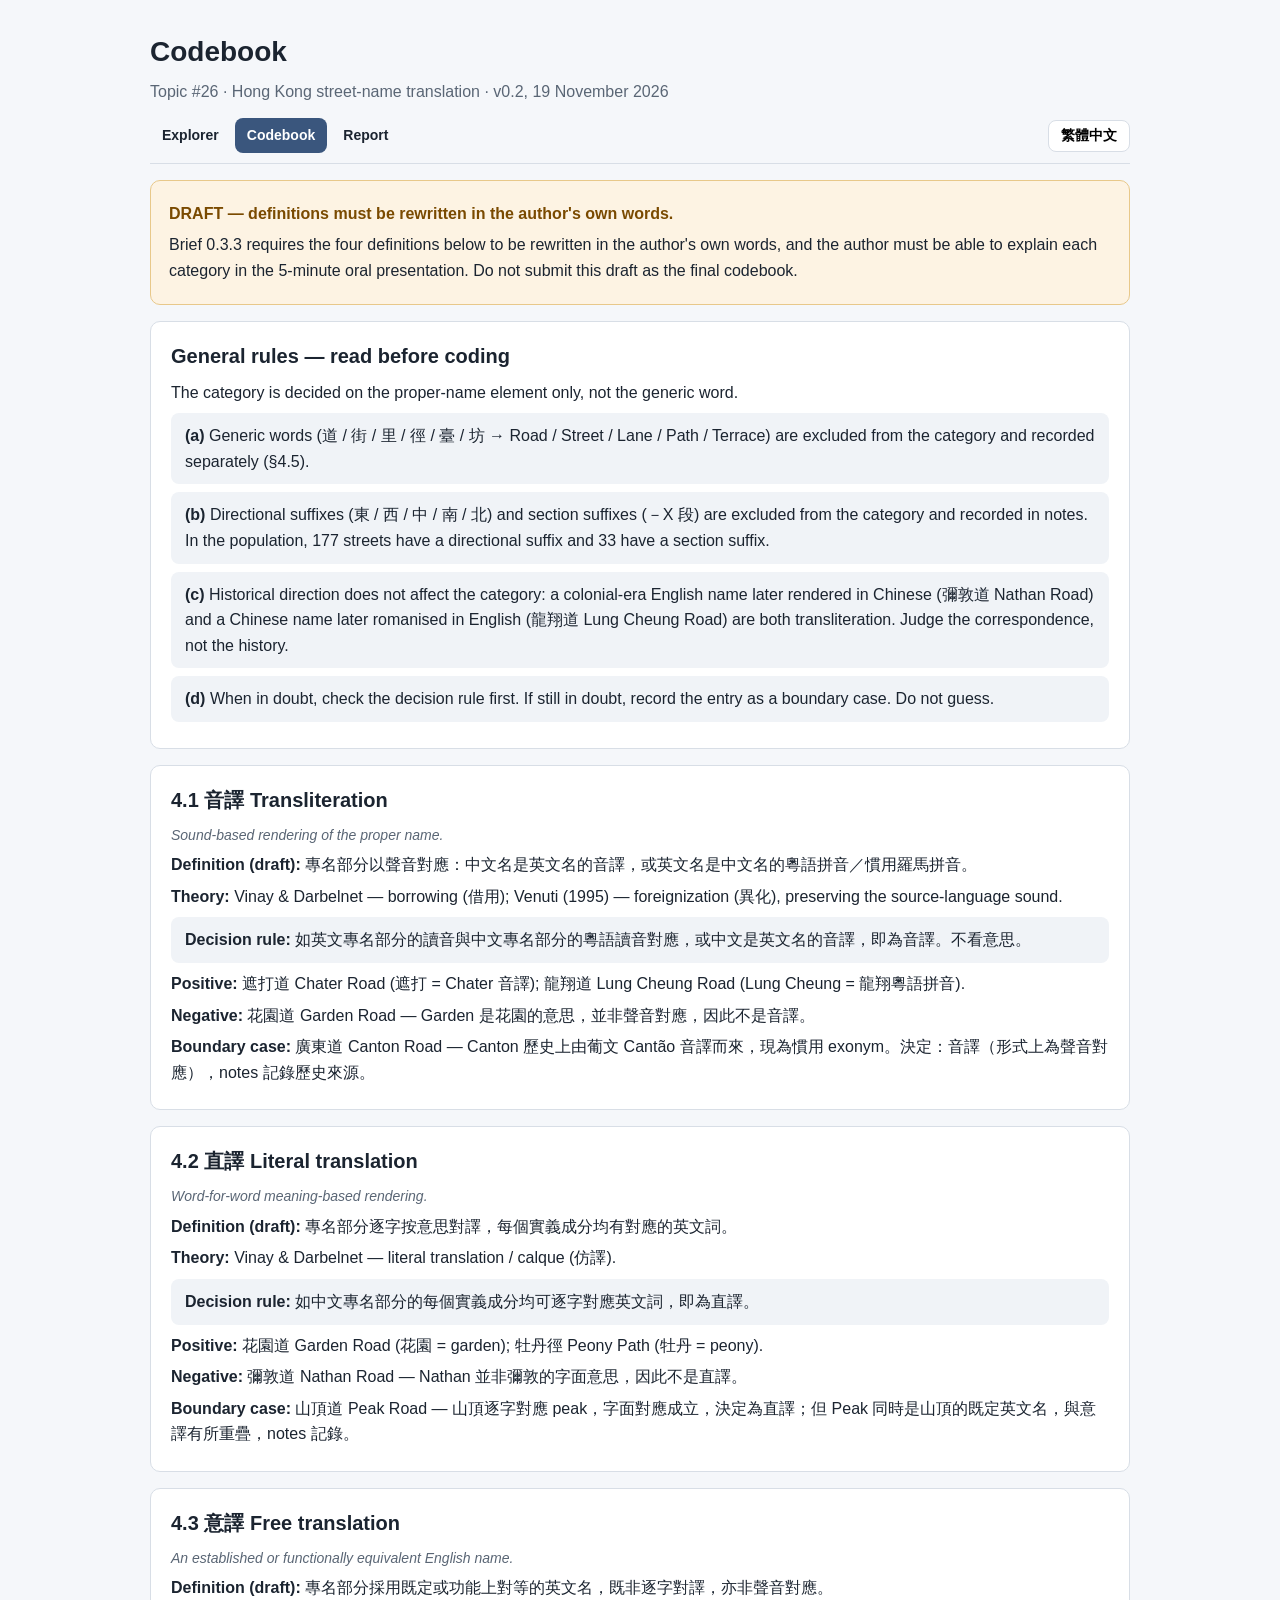
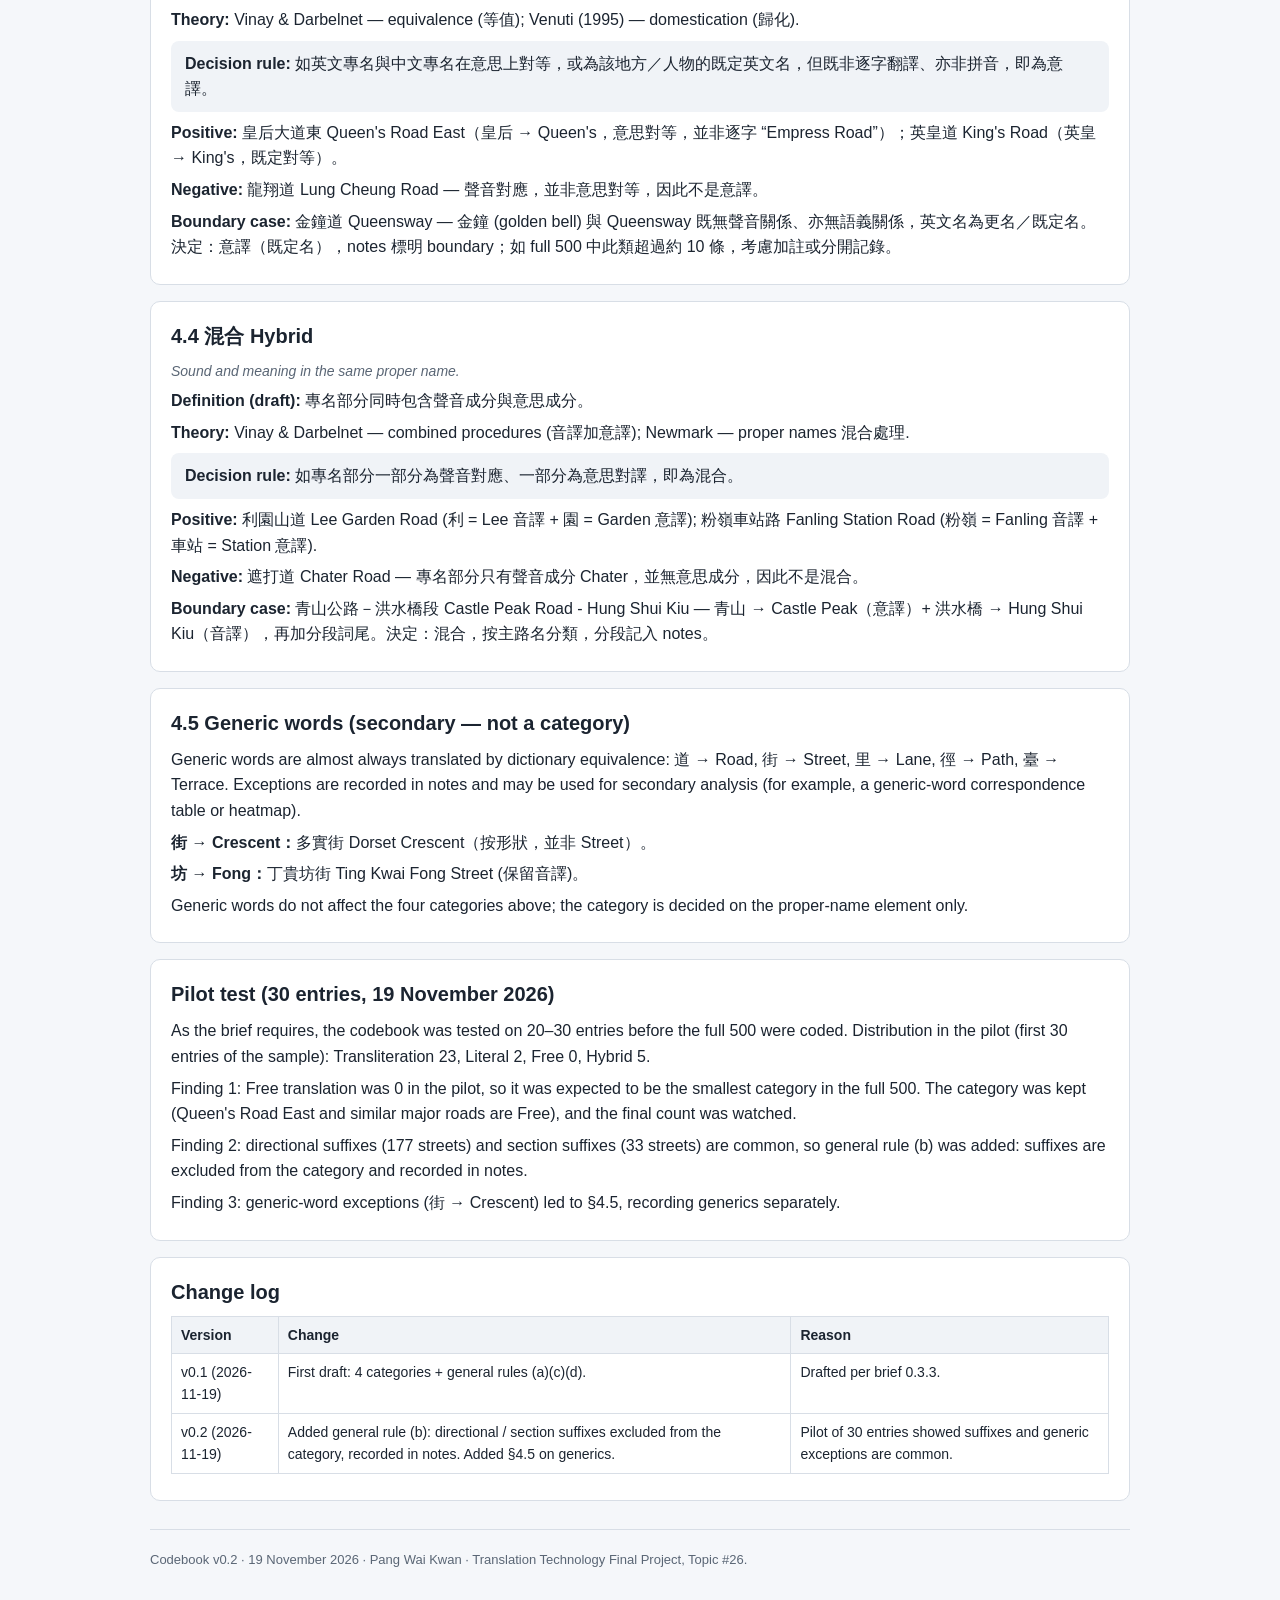
<file: codebook.html>
<!DOCTYPE html>
<html lang="en">
<head>
<meta charset="utf-8">
<meta name="viewport" content="width=device-width, initial-scale=1">
<title>Codebook — Hong Kong Street-Name Translation</title>
<link rel="stylesheet" href="style.css">
<script src="app.js" defer></script>
</head>
<body>
<div class="wrap">
<header class="site">
  <h1 data-en="Codebook" data-zh="Codebook">Codebook</h1>
  <p class="subtitle" data-en="Topic #26 · Hong Kong street-name translation · v0.2, 19 November 2026" data-zh="題目 #26 · 香港街名翻譯 · v0.2，2026 年 11 月 19 日">Topic #26 · Hong Kong street-name translation · v0.2, 19 November 2026</p>
  <nav class="top">
    <a href="index.html" data-en="Explorer" data-zh="語料瀏覽">Explorer</a>
    <a href="codebook.html" class="active" data-en="Codebook" data-zh="Codebook">Codebook</a>
    <a href="report.html" data-en="Report" data-zh="報告">Report</a>
    <button class="lang-btn" id="langBtn" type="button">繁體中文</button>
  </nav>
</header>

<div class="banner">
  <p><strong data-en="DRAFT — definitions must be rewritten in the author's own words." data-zh="草稿 — 定義要用作者自己文字重寫。">DRAFT — definitions must be rewritten in the author's own words.</strong></p>
  <p data-en="Brief 0.3.3 requires the four definitions below to be rewritten in the author's own words, and the author must be able to explain each category in the 5-minute oral presentation. Do not submit this draft as the final codebook." data-zh="Brief 0.3.3 要求以下四個定義須以作者自己的文字重寫，而且作者須在 5 分鐘 oral 中能夠解釋每個分類。不可直接提交本草稿作為 final codebook。">Brief 0.3.3 requires the four definitions below to be rewritten in the author's own words, and the author must be able to explain each category in the 5-minute oral presentation. Do not submit this draft as the final codebook.</p>
</div>

<main>
  <div class="card">
    <h2 data-en="General rules — read before coding" data-zh="編碼通則 — 分類前請先閱讀">General rules — read before coding</h2>
    <p data-en="The category is decided on the proper-name element only, not the generic word." data-zh="分類只看專名部分，不計 generic 詞。">The category is decided on the proper-name element only, not the generic word.</p>
    <div class="rule"><b>(a)</b> <span data-en="Generic words (道 / 街 / 里 / 徑 / 臺 / 坊 → Road / Street / Lane / Path / Terrace) are excluded from the category and recorded separately (§4.5)." data-zh="Generic 詞（道／街／里／徑／臺／坊 → Road／Street／Lane／Path／Terrace）不計入分類，另行記錄（見 4.5）。">Generic words (道 / 街 / 里 / 徑 / 臺 / 坊 → Road / Street / Lane / Path / Terrace) are excluded from the category and recorded separately (§4.5).</span></div>
    <div class="rule"><b>(b)</b> <span data-en="Directional suffixes (東 / 西 / 中 / 南 / 北) and section suffixes (－X 段) are excluded from the category and recorded in notes. In the population, 177 streets have a directional suffix and 33 have a section suffix." data-zh="方向詞尾（東／西／中／南／北）及分段詞尾（－X 段）不計入分類，記入 notes。Population 中有 177 條具方向詞尾，33 條具分段詞尾。">Directional suffixes (東 / 西 / 中 / 南 / 北) and section suffixes (－X 段) are excluded from the category and recorded in notes. In the population, 177 streets have a directional suffix and 33 have a section suffix.</span></div>
    <div class="rule"><b>(c)</b> <span data-en="Historical direction does not affect the category: a colonial-era English name later rendered in Chinese (彌敦道 Nathan Road) and a Chinese name later romanised in English (龍翔道 Lung Cheung Road) are both transliteration. Judge the correspondence, not the history." data-zh="歷史方向不影響分類：殖民時期英文名在先、中文音譯（彌敦道 Nathan Road）與中文名在先、英文拼音（龍翔道 Lung Cheung Road）均為音譯，應看對應關係，而非歷史先後。">Historical direction does not affect the category: a colonial-era English name later rendered in Chinese (彌敦道 Nathan Road) and a Chinese name later romanised in English (龍翔道 Lung Cheung Road) are both transliteration. Judge the correspondence, not the history.</span></div>
    <div class="rule"><b>(d)</b> <span data-en="When in doubt, check the decision rule first. If still in doubt, record the entry as a boundary case. Do not guess." data-zh="如有疑問，先查閱 decision rule；仍有疑問則記錄為 boundary case，切勿猜測。">When in doubt, check the decision rule first. If still in doubt, record the entry as a boundary case. Do not guess.</span></div>
  </div>

  <div class="card">
    <h2>4.1 音譯 Transliteration</h2>
    <p class="muted"><i>Sound-based rendering of the proper name.</i></p>
    <p><b data-en="Definition (draft): " data-zh="定義（草稿）：">Definition (draft): </b>專名部分以聲音對應：中文名是英文名的音譯，或英文名是中文名的粵語拼音／慣用羅馬拼音。</p>
    <p><b data-en="Theory: " data-zh="理論來源：">Theory: </b>Vinay &amp; Darbelnet — borrowing (借用); Venuti (1995) — foreignization (異化), preserving the source-language sound.</p>
    <p class="rule"><b data-en="Decision rule: " data-zh="Decision rule：">Decision rule: </b>如英文專名部分的讀音與中文專名部分的粵語讀音對應，或中文是英文名的音譯，即為音譯。不看意思。</p>
    <p class="example"><b data-en="Positive: " data-zh="正例：">Positive: </b>遮打道 Chater Road (遮打 = Chater 音譯); 龍翔道 Lung Cheung Road (Lung Cheung = 龍翔粵語拼音).</p>
    <p class="example"><b data-en="Negative: " data-zh="反例：">Negative: </b>花園道 Garden Road — Garden 是花園的意思，並非聲音對應，因此不是音譯。</p>
    <p class="example"><b data-en="Boundary case: " data-zh="Boundary case：">Boundary case: </b>廣東道 Canton Road — Canton 歷史上由葡文 Cantão 音譯而來，現為慣用 exonym。決定：音譯（形式上為聲音對應），notes 記錄歷史來源。</p>
  </div>

  <div class="card">
    <h2>4.2 直譯 Literal translation</h2>
    <p class="muted"><i>Word-for-word meaning-based rendering.</i></p>
    <p><b data-en="Definition (draft): " data-zh="定義（草稿）：">Definition (draft): </b>專名部分逐字按意思對譯，每個實義成分均有對應的英文詞。</p>
    <p><b data-en="Theory: " data-zh="理論來源：">Theory: </b>Vinay &amp; Darbelnet — literal translation / calque (仿譯).</p>
    <p class="rule"><b data-en="Decision rule: " data-zh="Decision rule：">Decision rule: </b>如中文專名部分的每個實義成分均可逐字對應英文詞，即為直譯。</p>
    <p class="example"><b data-en="Positive: " data-zh="正例：">Positive: </b>花園道 Garden Road (花園 = garden); 牡丹徑 Peony Path (牡丹 = peony).</p>
    <p class="example"><b data-en="Negative: " data-zh="反例：">Negative: </b>彌敦道 Nathan Road — Nathan 並非彌敦的字面意思，因此不是直譯。</p>
    <p class="example"><b data-en="Boundary case: " data-zh="Boundary case：">Boundary case: </b>山頂道 Peak Road — 山頂逐字對應 peak，字面對應成立，決定為直譯；但 Peak 同時是山頂的既定英文名，與意譯有所重疊，notes 記錄。</p>
  </div>

  <div class="card">
    <h2>4.3 意譯 Free translation</h2>
    <p class="muted"><i>An established or functionally equivalent English name.</i></p>
    <p><b data-en="Definition (draft): " data-zh="定義（草稿）：">Definition (draft): </b>專名部分採用既定或功能上對等的英文名，既非逐字對譯，亦非聲音對應。</p>
    <p><b data-en="Theory: " data-zh="理論來源：">Theory: </b>Vinay &amp; Darbelnet — equivalence (等值); Venuti (1995) — domestication (歸化).</p>
    <p class="rule"><b data-en="Decision rule: " data-zh="Decision rule：">Decision rule: </b>如英文專名與中文專名在意思上對等，或為該地方／人物的既定英文名，但既非逐字翻譯、亦非拼音，即為意譯。</p>
    <p class="example"><b data-en="Positive: " data-zh="正例：">Positive: </b>皇后大道東 Queen's Road East（皇后 → Queen's，意思對等，並非逐字 “Empress Road”）；英皇道 King's Road（英皇 → King's，既定對等）。</p>
    <p class="example"><b data-en="Negative: " data-zh="反例：">Negative: </b>龍翔道 Lung Cheung Road — 聲音對應，並非意思對等，因此不是意譯。</p>
    <p class="example"><b data-en="Boundary case: " data-zh="Boundary case：">Boundary case: </b>金鐘道 Queensway — 金鐘 (golden bell) 與 Queensway 既無聲音關係、亦無語義關係，英文名為更名／既定名。決定：意譯（既定名），notes 標明 boundary；如 full 500 中此類超過約 10 條，考慮加註或分開記錄。</p>
  </div>

  <div class="card">
    <h2>4.4 混合 Hybrid</h2>
    <p class="muted"><i>Sound and meaning in the same proper name.</i></p>
    <p><b data-en="Definition (draft): " data-zh="定義（草稿）：">Definition (draft): </b>專名部分同時包含聲音成分與意思成分。</p>
    <p><b data-en="Theory: " data-zh="理論來源：">Theory: </b>Vinay &amp; Darbelnet — combined procedures (音譯加意譯); Newmark — proper names 混合處理.</p>
    <p class="rule"><b data-en="Decision rule: " data-zh="Decision rule：">Decision rule: </b>如專名部分一部分為聲音對應、一部分為意思對譯，即為混合。</p>
    <p class="example"><b data-en="Positive: " data-zh="正例：">Positive: </b>利園山道 Lee Garden Road (利 = Lee 音譯 + 園 = Garden 意譯); 粉嶺車站路 Fanling Station Road (粉嶺 = Fanling 音譯 + 車站 = Station 意譯).</p>
    <p class="example"><b data-en="Negative: " data-zh="反例：">Negative: </b>遮打道 Chater Road — 專名部分只有聲音成分 Chater，並無意思成分，因此不是混合。</p>
    <p class="example"><b data-en="Boundary case: " data-zh="Boundary case：">Boundary case: </b>青山公路－洪水橋段 Castle Peak Road - Hung Shui Kiu — 青山 → Castle Peak（意譯）+ 洪水橋 → Hung Shui Kiu（音譯），再加分段詞尾。決定：混合，按主路名分類，分段記入 notes。</p>
  </div>

  <div class="card">
    <h2 data-en="4.5 Generic words (secondary — not a category)" data-zh="4.5 Generic 詞處理（secondary，並非分類）">4.5 Generic words (secondary — not a category)</h2>
    <p data-en="Generic words are almost always translated by dictionary equivalence: 道 → Road, 街 → Street, 里 → Lane, 徑 → Path, 臺 → Terrace. Exceptions are recorded in notes and may be used for secondary analysis (for example, a generic-word correspondence table or heatmap)." data-zh="Generic 詞絕大多數按字典對等翻譯：道 → Road、街 → Street、里 → Lane、徑 → Path、臺 → Terrace。例外須記入 notes，可作 secondary analysis（例如 generic 對應表／heatmap）。">Generic words are almost always translated by dictionary equivalence: 道 → Road, 街 → Street, 里 → Lane, 徑 → Path, 臺 → Terrace. Exceptions are recorded in notes and may be used for secondary analysis (for example, a generic-word correspondence table or heatmap).</p>
    <p class="example"><b>街 → Crescent：</b>多實街 Dorset Crescent（按形狀，並非 Street）。</p>
    <p class="example"><b>坊 → Fong：</b>丁貴坊街 Ting Kwai Fong Street (保留音譯)。</p>
    <p data-en="Generic words do not affect the four categories above; the category is decided on the proper-name element only." data-zh="Generic 不影響上述四個分類，分類只看專名部分。">Generic words do not affect the four categories above; the category is decided on the proper-name element only.</p>
  </div>

  <div class="card">
    <h2 data-en="Pilot test (30 entries, 19 November 2026)" data-zh="Pilot Test（30 條，2026 年 11 月 19 日）">Pilot test (30 entries, 19 November 2026)</h2>
    <p data-en="As the brief requires, the codebook was tested on 20–30 entries before the full 500 were coded. Distribution in the pilot (first 30 entries of the sample): Transliteration 23, Literal 2, Free 0, Hybrid 5." data-zh="按 brief 要求，先以 20–30 條試用 codebook，再修訂。Pilot（sample 首 30 條）分佈：音譯 23、直譯 2、意譯 0、混合 5。">As the brief requires, the codebook was tested on 20–30 entries before the full 500 were coded. Distribution in the pilot (first 30 entries of the sample): Transliteration 23, Literal 2, Free 0, Hybrid 5.</p>
    <p data-en="Finding 1: Free translation was 0 in the pilot, so it was expected to be the smallest category in the full 500. The category was kept (Queen's Road East and similar major roads are Free), and the final count was watched." data-zh="發現 1：意譯在 pilot 中為 0，預計在 full 500 中為最小的類別。保留此分類（Queen's Road East 等主要道路均為意譯），但留意最終數目。">Finding 1: Free translation was 0 in the pilot, so it was expected to be the smallest category in the full 500. The category was kept (Queen's Road East and similar major roads are Free), and the final count was watched.</p>
    <p data-en="Finding 2: directional suffixes (177 streets) and section suffixes (33 streets) are common, so general rule (b) was added: suffixes are excluded from the category and recorded in notes." data-zh="發現 2：方向詞尾（177 條）與分段詞尾（33 條）十分常見 → 新增通則 (b)：詞尾不計入分類，記入 notes。">Finding 2: directional suffixes (177 streets) and section suffixes (33 streets) are common, so general rule (b) was added: suffixes are excluded from the category and recorded in notes.</p>
    <p data-en="Finding 3: generic-word exceptions (街 → Crescent) led to §4.5, recording generics separately." data-zh="發現 3：generic 例外（街 → Crescent）→ 新增 4.5 節，generic 另行記錄。">Finding 3: generic-word exceptions (街 → Crescent) led to §4.5, recording generics separately.</p>
  </div>

  <div class="card">
    <h2 data-en="Change log" data-zh="Change log">Change log</h2>
    <table class="plain">
      <thead><tr><th data-en="Version" data-zh="版本">Version</th><th data-en="Change" data-zh="改動">Change</th><th data-en="Reason" data-zh="原因">Reason</th></tr></thead>
      <tbody>
        <tr><td>v0.1 (2026-11-19)</td><td data-en="First draft: 4 categories + general rules (a)(c)(d)." data-zh="初稿：4 個分類 + 通則 (a)(c)(d)。">First draft: 4 categories + general rules (a)(c)(d).</td><td data-en="Drafted per brief 0.3.3." data-zh="按 brief 0.3.3 起草。">Drafted per brief 0.3.3.</td></tr>
        <tr><td>v0.2 (2026-11-19)</td><td data-en="Added general rule (b): directional / section suffixes excluded from the category, recorded in notes. Added §4.5 on generics." data-zh="新增通則 (b)：方向詞尾／分段詞尾不計入分類，記入 notes。新增 4.5 節，generic 另行記錄。">Added general rule (b): directional / section suffixes excluded from the category, recorded in notes. Added §4.5 on generics.</td><td data-en="Pilot of 30 entries showed suffixes and generic exceptions are common." data-zh="Pilot 30 條顯示詞尾與 generic 例外常見。">Pilot of 30 entries showed suffixes and generic exceptions are common.</td></tr>
      </tbody>
    </table>
  </div>
</main>

<footer class="site">
  <p data-en="Codebook v0.2 · 19 November 2026 · Pang Wai Kwan · Translation Technology Final Project, Topic #26." data-zh="Codebook v0.2 · 2026 年 11 月 19 日 · Pang Wai Kwan · Translation Technology Final Project，題目 #26。">Codebook v0.2 · 19 November 2026 · Pang Wai Kwan · Translation Technology Final Project, Topic #26.</p>
</footer>
</div>
</body>
</html>
</file>
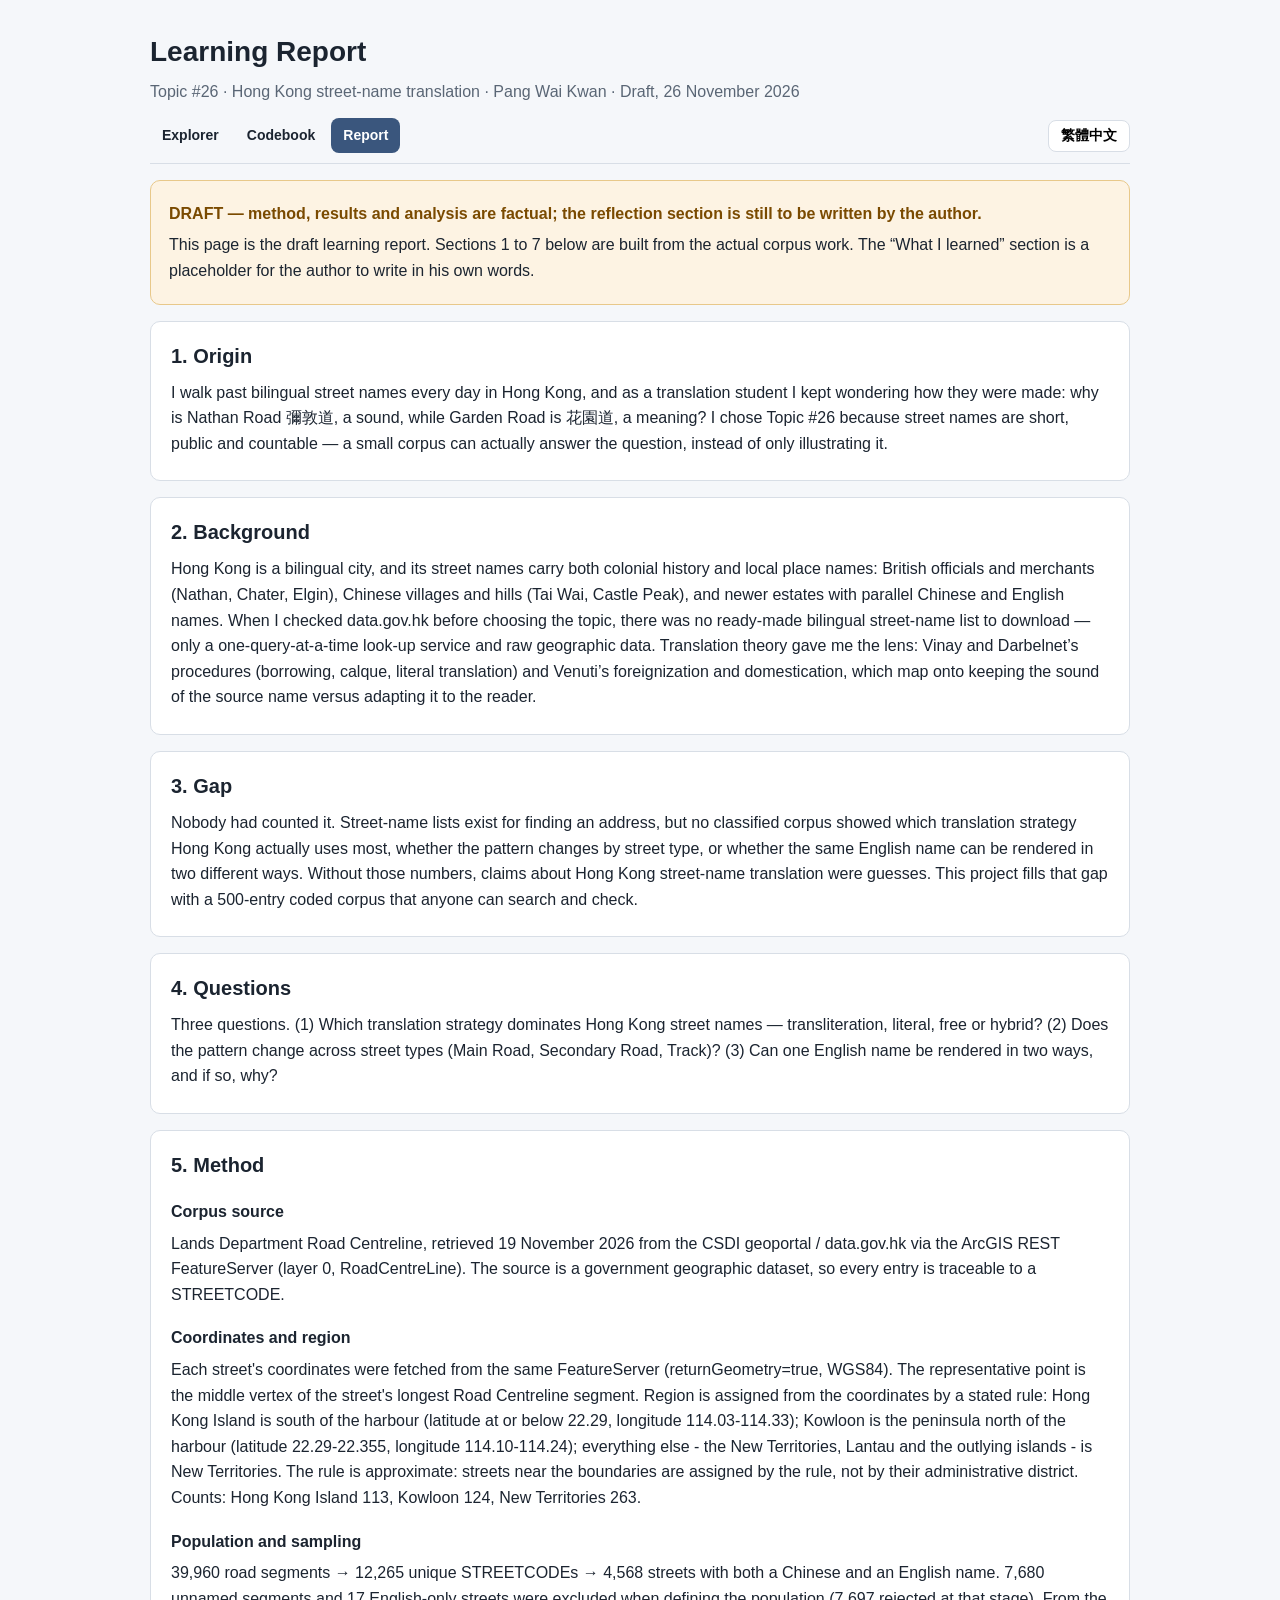
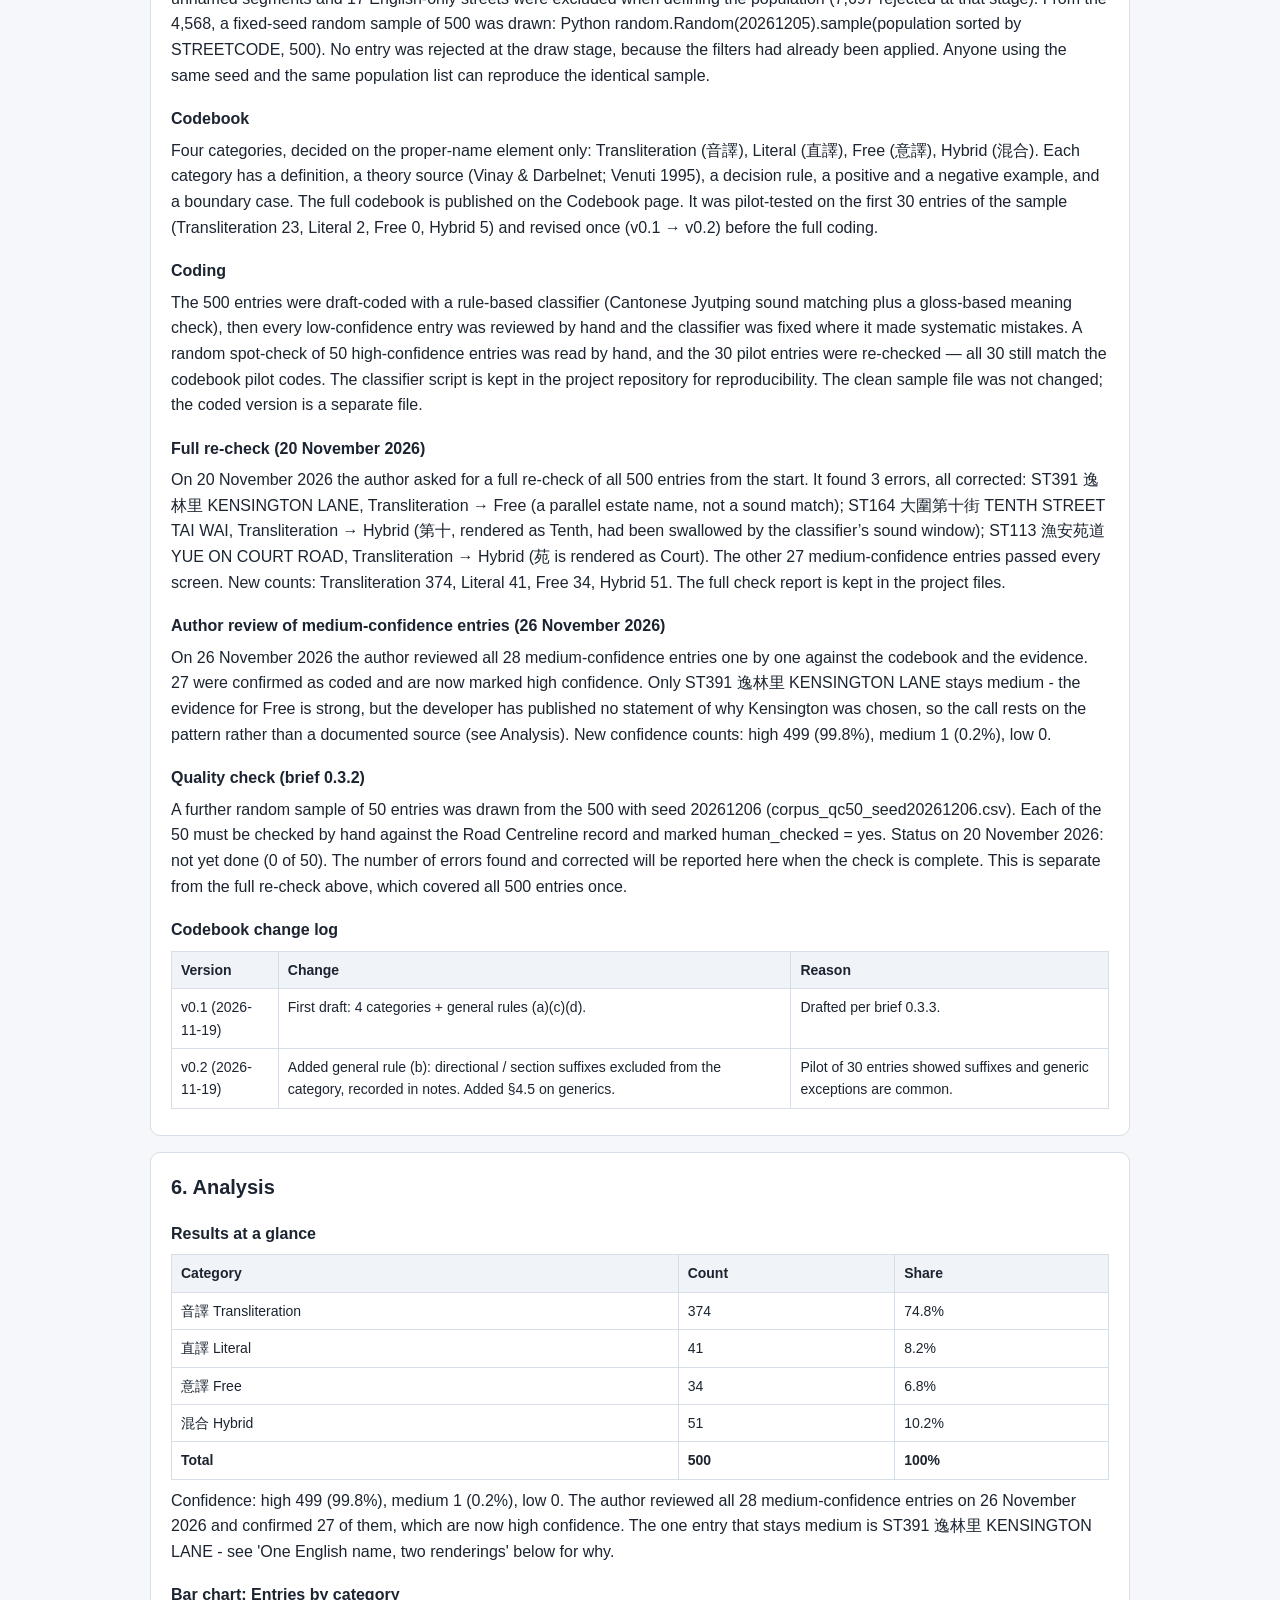
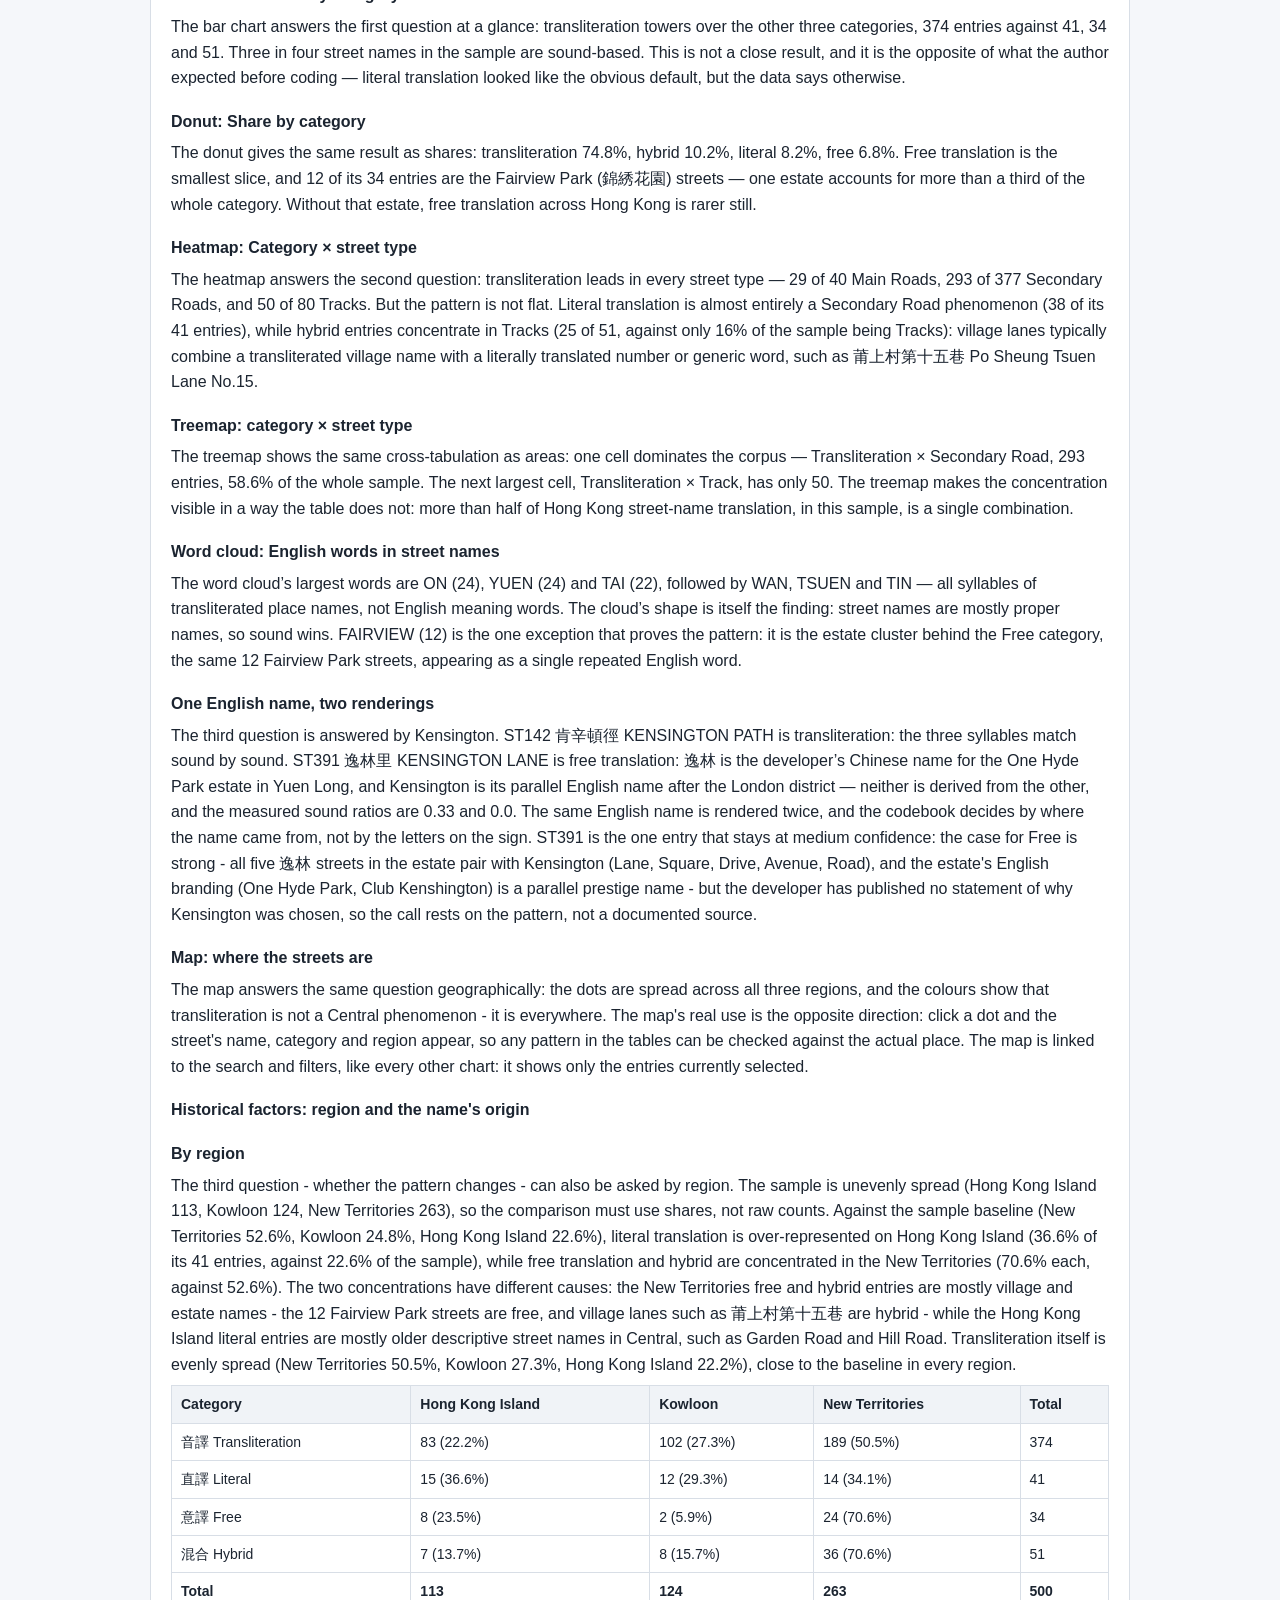
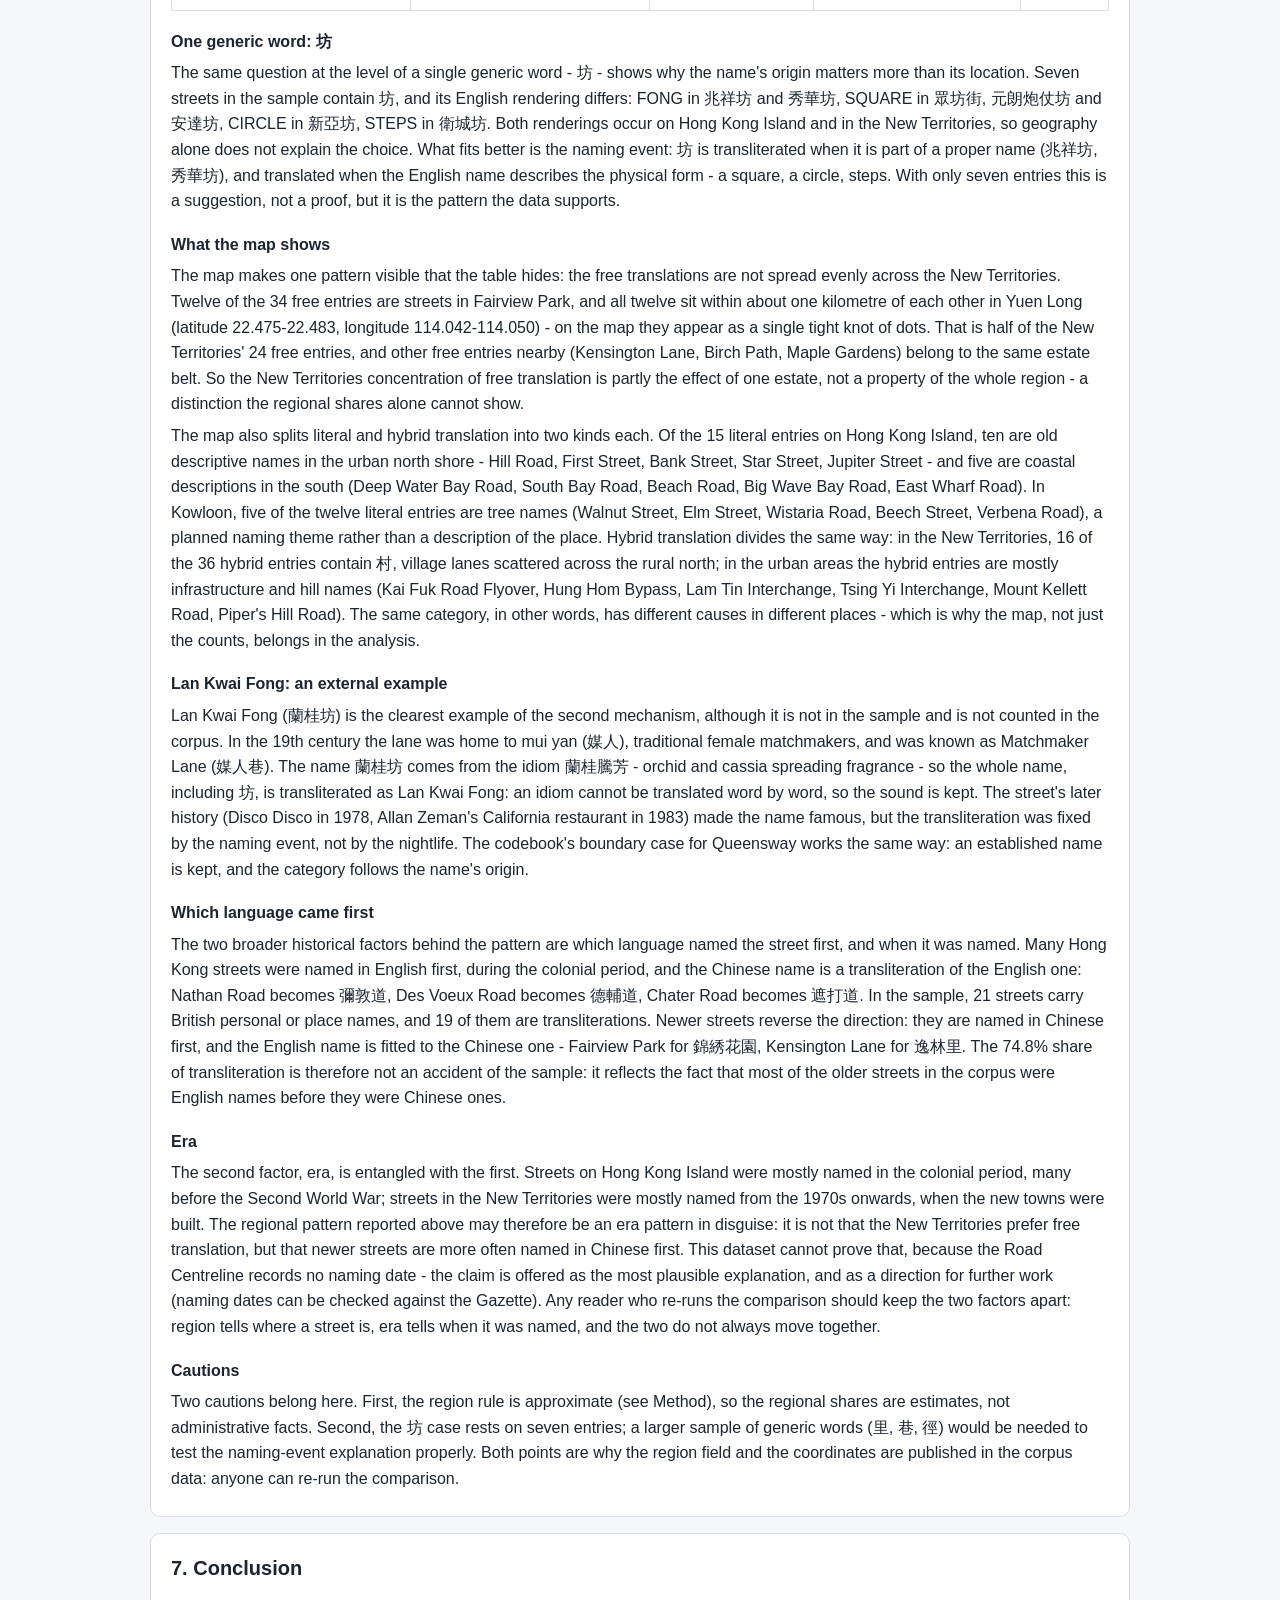
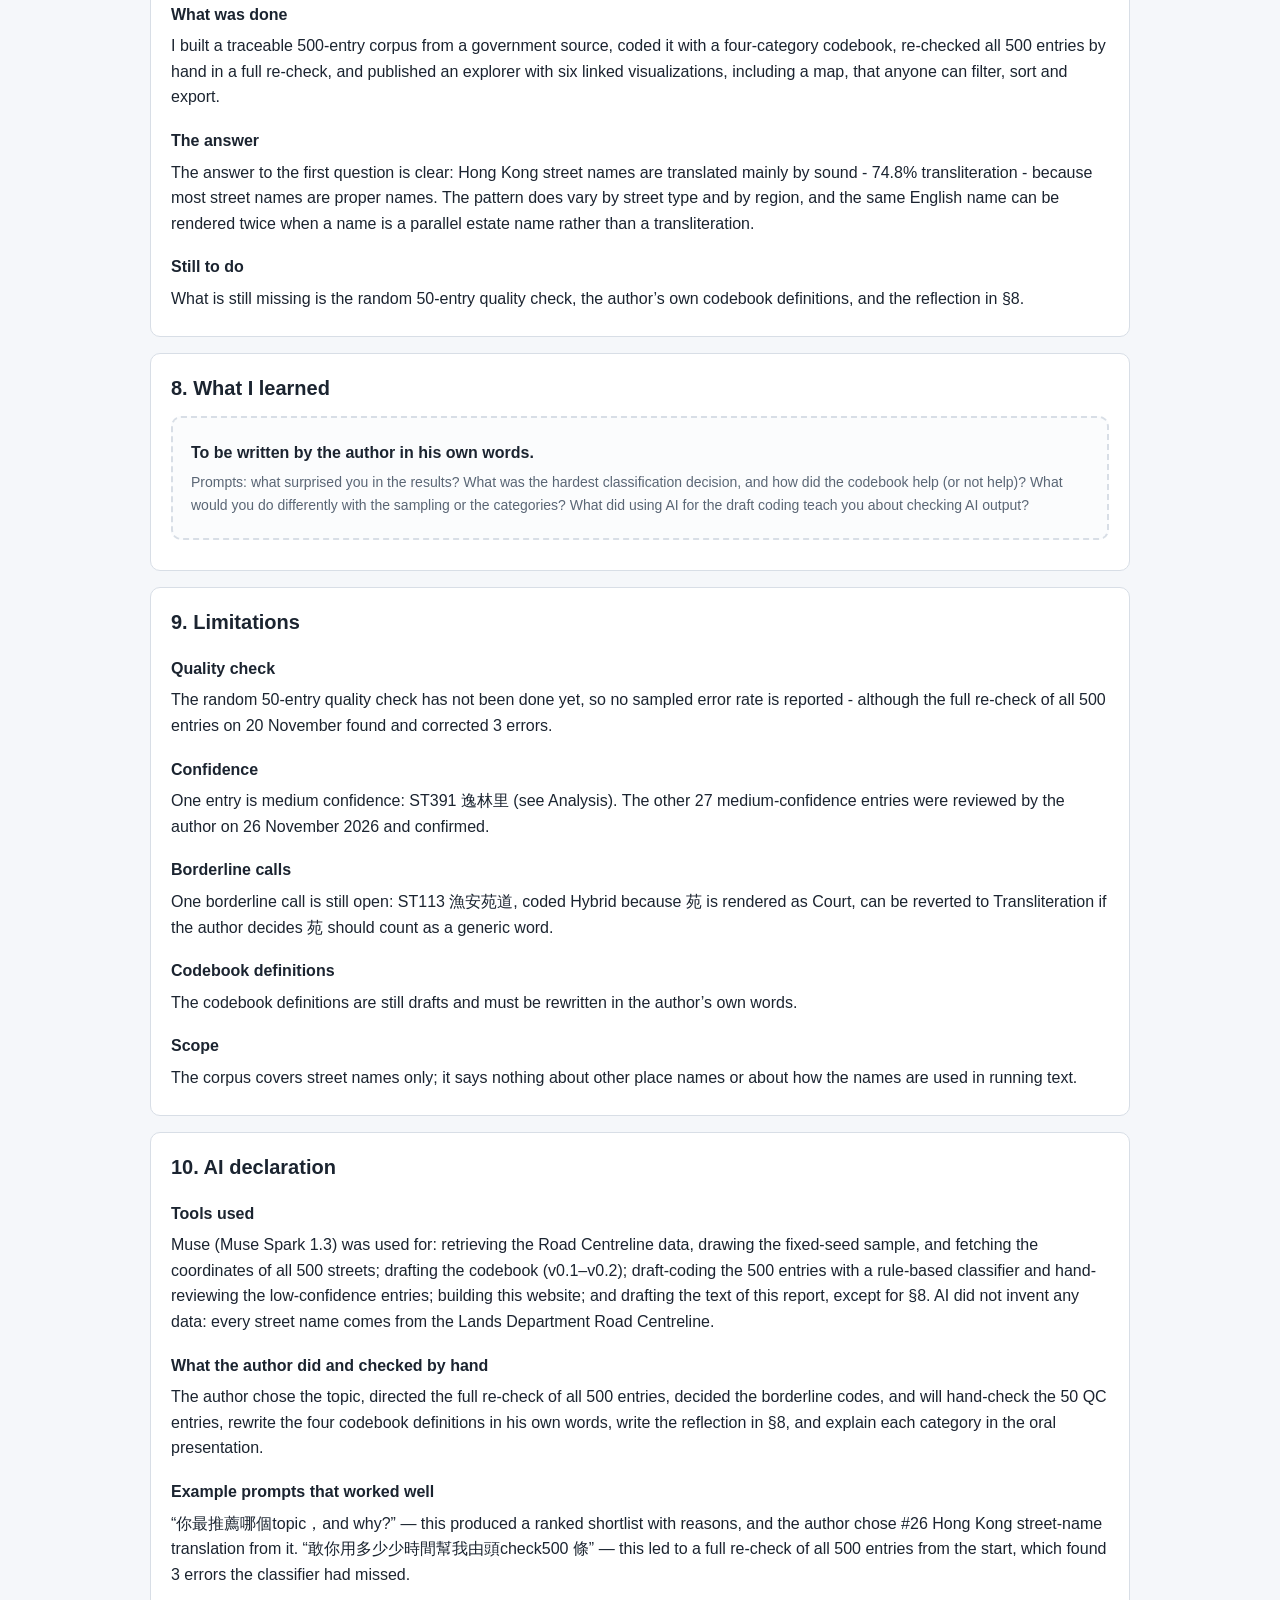
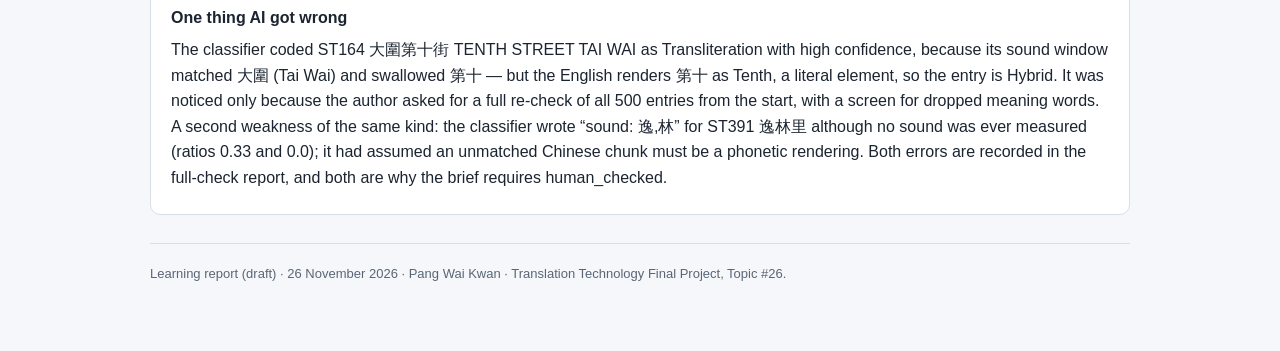
<file: report.html>
<!DOCTYPE html>
<html lang="en">
<head>
<meta charset="utf-8">
<meta name="viewport" content="width=device-width, initial-scale=1">
<title>Learning Report — Hong Kong Street-Name Translation</title>
<link rel="stylesheet" href="style.css">
<script src="app.js" defer></script>
</head>
<body>
<div class="wrap">
<header class="site">
  <h1 data-en="Learning Report" data-zh="Learning Report">Learning Report</h1>
  <p class="subtitle" data-en="Topic #26 · Hong Kong street-name translation · Pang Wai Kwan · Draft, 26 November 2026" data-zh="題目 #26 · 香港街名翻譯 · Pang Wai Kwan · 草稿，2026 年 11 月 26 日">Topic #26 · Hong Kong street-name translation · Pang Wai Kwan · Draft, 26 November 2026</p>
  <nav class="top">
    <a href="index.html" data-en="Explorer" data-zh="語料瀏覽">Explorer</a>
    <a href="codebook.html" data-en="Codebook" data-zh="Codebook">Codebook</a>
    <a href="report.html" class="active" data-en="Report" data-zh="報告">Report</a>
    <button class="lang-btn" id="langBtn" type="button">繁體中文</button>
  </nav>
</header>

<div class="banner">
  <p><strong data-en="DRAFT — method, results and analysis are factual; the reflection section is still to be written by the author." data-zh="草稿 — 方法、結果與分析屬實；反思部分尚待作者親自撰寫。">DRAFT — method, results and analysis are factual; the reflection section is still to be written by the author.</strong></p>
  <p data-en="This page is the draft learning report. Sections 1 to 7 below are built from the actual corpus work. The “What I learned” section is a placeholder for the author to write in his own words." data-zh="本頁為 learning report 草稿。以下第 1 至 7 節根據實際進行的 corpus 工作寫成。「What I learned」部分為留位，待作者以自己的文字撰寫。">This page is the draft learning report. Sections 1 to 7 below are built from the actual corpus work. The “What I learned” section is a placeholder for the author to write in his own words.</p>
</div>

<main>
  <div class="card">
    <h2 data-en="1. Origin" data-zh="1. 起源">1. Origin</h2>
    <p data-en="I walk past bilingual street names every day in Hong Kong, and as a translation student I kept wondering how they were made: why is Nathan Road 彌敦道, a sound, while Garden Road is 花園道, a meaning? I chose Topic #26 because street names are short, public and countable — a small corpus can actually answer the question, instead of only illustrating it." data-zh="我在香港每天都會經過中英對照的街名。作為翻譯系學生，我一直好奇這些街名是怎樣翻譯出來的：為什麼 Nathan Road 是彌敦道，取其音，而 Garden Road 是花園道，取其義？我選擇題目 #26，是因為街名短小、公開而且可以計數，一個小型語料庫可以真正回答問題，而不只是舉例說明。">I walk past bilingual street names every day in Hong Kong, and as a translation student I kept wondering how they were made: why is Nathan Road 彌敦道, a sound, while Garden Road is 花園道, a meaning? I chose Topic #26 because street names are short, public and countable — a small corpus can actually answer the question, instead of only illustrating it.</p>
  </div>

  <div class="card">
    <h2 data-en="2. Background" data-zh="2. 背景">2. Background</h2>
    <p data-en="Hong Kong is a bilingual city, and its street names carry both colonial history and local place names: British officials and merchants (Nathan, Chater, Elgin), Chinese villages and hills (Tai Wai, Castle Peak), and newer estates with parallel Chinese and English names. When I checked data.gov.hk before choosing the topic, there was no ready-made bilingual street-name list to download — only a one-query-at-a-time look-up service and raw geographic data. Translation theory gave me the lens: Vinay and Darbelnet’s procedures (borrowing, calque, literal translation) and Venuti’s foreignization and domestication, which map onto keeping the sound of the source name versus adapting it to the reader." data-zh="香港是雙語城市，街名同時承載殖民歷史與本地地名：英國官員與商人（Nathan、Chater、Elgin）、中國鄉村與山丘（大圍、青山），以及較新的屋苑，其中英文名稱平行。選題前我查過 data.gov.hk，並沒有現成的雙語街名表可供下載，只有逐條查詢的服務與原始地理數據。翻譯理論為我提供了分析角度：Vinay 與 Darbelnet 的翻譯程序（借用、仿譯、直譯）與 Venuti 的異化與歸化，分別對應保留來源語名稱的聲音，或是遷就目標語讀者。">Hong Kong is a bilingual city, and its street names carry both colonial history and local place names: British officials and merchants (Nathan, Chater, Elgin), Chinese villages and hills (Tai Wai, Castle Peak), and newer estates with parallel Chinese and English names. When I checked data.gov.hk before choosing the topic, there was no ready-made bilingual street-name list to download — only a one-query-at-a-time look-up service and raw geographic data. Translation theory gave me the lens: Vinay and Darbelnet’s procedures (borrowing, calque, literal translation) and Venuti’s foreignization and domestication, which map onto keeping the sound of the source name versus adapting it to the reader.</p>
  </div>

  <div class="card">
    <h2 data-en="3. Gap" data-zh="3. 缺口">3. Gap</h2>
    <p data-en="Nobody had counted it. Street-name lists exist for finding an address, but no classified corpus showed which translation strategy Hong Kong actually uses most, whether the pattern changes by street type, or whether the same English name can be rendered in two different ways. Without those numbers, claims about Hong Kong street-name translation were guesses. This project fills that gap with a 500-entry coded corpus that anyone can search and check." data-zh="此前無人統計過。街名表可以用來找地址，但沒有經過分類的語料庫能夠說明，香港實際上最常用哪種翻譯策略、模式是否隨道路類別而變，以及同一個英文名稱是否可以有兩種譯法。沒有這些數字，有關香港街名翻譯的說法只能是推測。本項目以一個 500 條、經過分類的語料庫填補這個缺口，任何人都可以搜尋與核對。">Nobody had counted it. Street-name lists exist for finding an address, but no classified corpus showed which translation strategy Hong Kong actually uses most, whether the pattern changes by street type, or whether the same English name can be rendered in two different ways. Without those numbers, claims about Hong Kong street-name translation were guesses. This project fills that gap with a 500-entry coded corpus that anyone can search and check.</p>
  </div>

  <div class="card">
    <h2 data-en="4. Questions" data-zh="4. 問題">4. Questions</h2>
    <p data-en="Three questions. (1) Which translation strategy dominates Hong Kong street names — transliteration, literal, free or hybrid? (2) Does the pattern change across street types (Main Road, Secondary Road, Track)? (3) Can one English name be rendered in two ways, and if so, why?" data-zh="三個問題。第一，香港街名以哪種翻譯策略為主——音譯、直譯、意譯還是混合？第二，模式是否隨道路類別（主要道路、次要道路、徑）而變化？第三，同一個英文名稱是否可以有兩種譯法？如果可以，原因何在？">Three questions. (1) Which translation strategy dominates Hong Kong street names — transliteration, literal, free or hybrid? (2) Does the pattern change across street types (Main Road, Secondary Road, Track)? (3) Can one English name be rendered in two ways, and if so, why?</p>
  </div>

  <div class="card">
    <h2 data-en="5. Method" data-zh="5. 方法">5. Method</h2>
    <h3 data-en="Corpus source" data-zh="語料來源">Corpus source</h3>
    <p data-en="Lands Department Road Centreline, retrieved 19 November 2026 from the CSDI geoportal / data.gov.hk via the ArcGIS REST FeatureServer (layer 0, RoadCentreLine). The source is a government geographic dataset, so every entry is traceable to a STREETCODE." data-zh="地政總署 Road Centreline，2026 年 11 月 19 日經 CSDI geoportal／data.gov.hk 的 ArcGIS REST FeatureServer（layer 0，RoadCentreline）擷取。來源為政府地理數據，每條均可追溯至一個 STREETCODE。">Lands Department Road Centreline, retrieved 19 November 2026 from the CSDI geoportal / data.gov.hk via the ArcGIS REST FeatureServer (layer 0, RoadCentreLine). The source is a government geographic dataset, so every entry is traceable to a STREETCODE.</p>
    <h3 data-en="Coordinates and region" data-zh="座標與地區">Coordinates and region</h3>
    <p data-en="Each street's coordinates were fetched from the same FeatureServer (returnGeometry=true, WGS84). The representative point is the middle vertex of the street's longest Road Centreline segment. Region is assigned from the coordinates by a stated rule: Hong Kong Island is south of the harbour (latitude at or below 22.29, longitude 114.03-114.33); Kowloon is the peninsula north of the harbour (latitude 22.29-22.355, longitude 114.10-114.24); everything else - the New Territories, Lantau and the outlying islands - is New Territories. The rule is approximate: streets near the boundaries are assigned by the rule, not by their administrative district. Counts: Hong Kong Island 113, Kowloon 124, New Territories 263." data-zh="每條街的座標均取自同一 FeatureServer（returnGeometry=true，WGS84），代表點為該街最長 Road Centreline 路段的中點。地區按座標以明確規則劃分：港島為海港以南（緯度 22.29 或以下，經度 114.03–114.33）；九龍為海港以北的半島（緯度 22.29–22.355，經度 114.10–114.24）；其餘——新界、大嶼山及離島——全部歸入新界。此規則屬於近似劃分：邊界附近的街道按規則歸類，而非按行政區劃。數目：港島 113 條、九龍 124 條、新界 263 條。">Each street's coordinates were fetched from the same FeatureServer (returnGeometry=true, WGS84). The representative point is the middle vertex of the street's longest Road Centreline segment. Region is assigned from the coordinates by a stated rule: Hong Kong Island is south of the harbour (latitude at or below 22.29, longitude 114.03-114.33); Kowloon is the peninsula north of the harbour (latitude 22.29-22.355, longitude 114.10-114.24); everything else - the New Territories, Lantau and the outlying islands - is New Territories. The rule is approximate: streets near the boundaries are assigned by the rule, not by their administrative district. Counts: Hong Kong Island 113, Kowloon 124, New Territories 263.</p>
    <h3 data-en="Population and sampling" data-zh="Population 與抽樣">Population and sampling</h3>
    <p data-en="39,960 road segments → 12,265 unique STREETCODEs → 4,568 streets with both a Chinese and an English name. 7,680 unnamed segments and 17 English-only streets were excluded when defining the population (7,697 rejected at that stage). From the 4,568, a fixed-seed random sample of 500 was drawn: Python random.Random(20261205).sample(population sorted by STREETCODE, 500). No entry was rejected at the draw stage, because the filters had already been applied. Anyone using the same seed and the same population list can reproduce the identical sample." data-zh="39,960 段路 → 12,265 個 STREETCODE → 4,568 條兼具中英文名稱的街道。界定 population 時剔除 7,680 段無名路與 17 條只有英文名稱的街道（該階段共剔除 7,697 個）。從 4,568 條中，以固定種子隨機抽取 500 條：Python random.Random(20261205).sample(population sorted by STREETCODE, 500)。抽樣階段 0 個 rejected，因為 filters 已在抽取前應用。以同一 seed 與同一份 population 清單，任何人均可重現同一份 sample。">39,960 road segments → 12,265 unique STREETCODEs → 4,568 streets with both a Chinese and an English name. 7,680 unnamed segments and 17 English-only streets were excluded when defining the population (7,697 rejected at that stage). From the 4,568, a fixed-seed random sample of 500 was drawn: Python random.Random(20261205).sample(population sorted by STREETCODE, 500). No entry was rejected at the draw stage, because the filters had already been applied. Anyone using the same seed and the same population list can reproduce the identical sample.</p>
    <h3 data-en="Codebook" data-zh="Codebook">Codebook</h3>
    <p data-en="Four categories, decided on the proper-name element only: Transliteration (音譯), Literal (直譯), Free (意譯), Hybrid (混合). Each category has a definition, a theory source (Vinay &amp; Darbelnet; Venuti 1995), a decision rule, a positive and a negative example, and a boundary case. The full codebook is published on the Codebook page. It was pilot-tested on the first 30 entries of the sample (Transliteration 23, Literal 2, Free 0, Hybrid 5) and revised once (v0.1 → v0.2) before the full coding." data-zh="四個分類，只看專名部分：音譯、直譯、意譯、混合。每個分類均有定義、理論來源（Vinay &amp; Darbelnet；Venuti 1995）、decision rule、正例與反例、boundary case。完整 codebook 見 Codebook 頁。先以 sample 首 30 條試用（音譯 23、直譯 2、意譯 0、混合 5），修訂一次（v0.1 → v0.2）後再為 500 條編碼。">Four categories, decided on the proper-name element only: Transliteration (音譯), Literal (直譯), Free (意譯), Hybrid (混合). Each category has a definition, a theory source (Vinay &amp; Darbelnet; Venuti 1995), a decision rule, a positive and a negative example, and a boundary case. The full codebook is published on the Codebook page. It was pilot-tested on the first 30 entries of the sample (Transliteration 23, Literal 2, Free 0, Hybrid 5) and revised once (v0.1 → v0.2) before the full coding.</p>
    <h3 data-en="Coding" data-zh="編碼">Coding</h3>
    <p data-en="The 500 entries were draft-coded with a rule-based classifier (Cantonese Jyutping sound matching plus a gloss-based meaning check), then every low-confidence entry was reviewed by hand and the classifier was fixed where it made systematic mistakes. A random spot-check of 50 high-confidence entries was read by hand, and the 30 pilot entries were re-checked — all 30 still match the codebook pilot codes. The classifier script is kept in the project repository for reproducibility. The clean sample file was not changed; the coded version is a separate file." data-zh="500 條先以規則分類器進行 draft code（粵語拼音聲音對照加意思對照表），其後所有低信心條目逐條人手覆核，分類器有系統性錯誤之處亦已修正。隨機抽查 50 條高信心條目人手核對，codebook 的 30 條 pilot 重新核對——30 條全部與 pilot code 一致。分類器 script 保留於 project repository，以便重現。原有 sample 未作改動，已編碼版本為另一檔案。">The 500 entries were draft-coded with a rule-based classifier (Cantonese Jyutping sound matching plus a gloss-based meaning check), then every low-confidence entry was reviewed by hand and the classifier was fixed where it made systematic mistakes. A random spot-check of 50 high-confidence entries was read by hand, and the 30 pilot entries were re-checked — all 30 still match the codebook pilot codes. The classifier script is kept in the project repository for reproducibility. The clean sample file was not changed; the coded version is a separate file.</p>
    <h3 data-en="Full re-check (20 November 2026)" data-zh="全面覆核（2026 年 11 月 20 日）">Full re-check (20 November 2026)</h3>
    <p data-en="On 20 November 2026 the author asked for a full re-check of all 500 entries from the start. It found 3 errors, all corrected: ST391 逸林里 KENSINGTON LANE, Transliteration → Free (a parallel estate name, not a sound match); ST164 大圍第十街 TENTH STREET TAI WAI, Transliteration → Hybrid (第十, rendered as Tenth, had been swallowed by the classifier’s sound window); ST113 漁安苑道 YUE ON COURT ROAD, Transliteration → Hybrid (苑 is rendered as Court). The other 27 medium-confidence entries passed every screen. New counts: Transliteration 374, Literal 41, Free 34, Hybrid 51. The full check report is kept in the project files." data-zh="2026 年 11 月 20 日，作者要求由頭覆核全部 500 條，結果發現 3 個錯誤，已經全部修正：ST391 逸林里 KENSINGTON LANE，音譯改為意譯（屋苑平行名稱，並非聲音對應）；ST164 大圍第十街 TENTH STREET TAI WAI，音譯改為混合（第十譯作 Tenth，但被分類器的聲音窗口吞沒）；ST113 漁安苑道 YUE ON COURT ROAD，音譯改為混合（苑譯作 Court）。其餘 27 條 medium 信心條目全部通過檢查。新數字為：音譯 374、直譯 41、意譯 34、混合 51。覆核報告存於項目檔案。">On 20 November 2026 the author asked for a full re-check of all 500 entries from the start. It found 3 errors, all corrected: ST391 逸林里 KENSINGTON LANE, Transliteration → Free (a parallel estate name, not a sound match); ST164 大圍第十街 TENTH STREET TAI WAI, Transliteration → Hybrid (第十, rendered as Tenth, had been swallowed by the classifier’s sound window); ST113 漁安苑道 YUE ON COURT ROAD, Transliteration → Hybrid (苑 is rendered as Court). The other 27 medium-confidence entries passed every screen. New counts: Transliteration 374, Literal 41, Free 34, Hybrid 51. The full check report is kept in the project files.</p>
    <h3 data-en="Author review of medium-confidence entries (26 November 2026)" data-zh="作者覆核 medium 信心條目（2026 年 11 月 26 日）">Author review of medium-confidence entries (26 November 2026)</h3>
    <p data-en="On 26 November 2026 the author reviewed all 28 medium-confidence entries one by one against the codebook and the evidence. 27 were confirmed as coded and are now marked high confidence. Only ST391 逸林里 KENSINGTON LANE stays medium - the evidence for Free is strong, but the developer has published no statement of why Kensington was chosen, so the call rests on the pattern rather than a documented source (see Analysis). New confidence counts: high 499 (99.8%), medium 1 (0.2%), low 0." data-zh="2026 年 11 月 26 日，作者逐條覆核全部 28 條 medium 信心條目，對照 codebook 與證據。其中 27 條確認無誤，現已改為 high 信心。唯一維持 medium 的是 ST391 逸林里 KENSINGTON LANE——意譯的理據充分，但發展商從未公開說明為何選用 Kensington，因此判斷建基於模式，而非文獻來源（見 Analysis）。新的信心數字：high 499 條（99.8%），medium 1 條（0.2%），low 0。">On 26 November 2026 the author reviewed all 28 medium-confidence entries one by one against the codebook and the evidence. 27 were confirmed as coded and are now marked high confidence. Only ST391 逸林里 KENSINGTON LANE stays medium - the evidence for Free is strong, but the developer has published no statement of why Kensington was chosen, so the call rests on the pattern rather than a documented source (see Analysis). New confidence counts: high 499 (99.8%), medium 1 (0.2%), low 0.</p>
    <h3 data-en="Quality check (brief 0.3.2)" data-zh="Quality check（brief 0.3.2）">Quality check (brief 0.3.2)</h3>
    <p data-en="A further random sample of 50 entries was drawn from the 500 with seed 20261206 (corpus_qc50_seed20261206.csv). Each of the 50 must be checked by hand against the Road Centreline record and marked human_checked = yes. Status on 20 November 2026: not yet done (0 of 50). The number of errors found and corrected will be reported here when the check is complete. This is separate from the full re-check above, which covered all 500 entries once." data-zh="再從 500 條中以種子 20261206 隨機抽取 50 條（corpus_qc50_seed20261206.csv）。每條須人手對照 Road Centreline 原始記錄核對，確認無誤後標記 human_checked = yes。2026 年 11 月 20 日狀態：尚未進行（0／50）。核對完成後，發現與修正的錯誤數目將於此處報告。此項與上文的全面覆核不同，全面覆核已覆蓋全部 500 條一次。">A further random sample of 50 entries was drawn from the 500 with seed 20261206 (corpus_qc50_seed20261206.csv). Each of the 50 must be checked by hand against the Road Centreline record and marked human_checked = yes. Status on 20 November 2026: not yet done (0 of 50). The number of errors found and corrected will be reported here when the check is complete. This is separate from the full re-check above, which covered all 500 entries once.</p>
    <h3 data-en="Codebook change log" data-zh="Codebook change log">Codebook change log</h3>
    <table class="plain">
      <thead><tr><th data-en="Version" data-zh="版本">Version</th><th data-en="Change" data-zh="改動">Change</th><th data-en="Reason" data-zh="原因">Reason</th></tr></thead>
      <tbody>
        <tr><td>v0.1 (2026-11-19)</td><td data-en="First draft: 4 categories + general rules (a)(c)(d)." data-zh="初稿：4 個分類 + 通則 (a)(c)(d)。">First draft: 4 categories + general rules (a)(c)(d).</td><td data-en="Drafted per brief 0.3.3." data-zh="按 brief 0.3.3 起草。">Drafted per brief 0.3.3.</td></tr>
        <tr><td>v0.2 (2026-11-19)</td><td data-en="Added general rule (b): directional / section suffixes excluded from the category, recorded in notes. Added §4.5 on generics." data-zh="新增通則 (b)：方向詞尾／分段詞尾不計入分類，記入 notes。新增 4.5 節，generic 另行記錄。">Added general rule (b): directional / section suffixes excluded from the category, recorded in notes. Added §4.5 on generics.</td><td data-en="Pilot of 30 entries showed suffixes and generic exceptions are common." data-zh="Pilot 30 條顯示詞尾與 generic 例外常見。">Pilot of 30 entries showed suffixes and generic exceptions are common.</td></tr>
      </tbody>
    </table>
  </div>

  <div class="card">
    <h2 data-en="6. Analysis" data-zh="6. 分析">6. Analysis</h2>
    <h3 data-en="Results at a glance" data-zh="結果一覽">Results at a glance</h3>
    <table class="plain">
      <thead><tr><th data-en="Category" data-zh="分類">Category</th><th data-en="Count" data-zh="數目">Count</th><th data-en="Share" data-zh="佔比">Share</th></tr></thead>
      <tbody>
        <tr><td>音譯 Transliteration</td><td>374</td><td>74.8%</td></tr>
        <tr><td>直譯 Literal</td><td>41</td><td>8.2%</td></tr>
        <tr><td>意譯 Free</td><td>34</td><td>6.8%</td></tr>
        <tr><td>混合 Hybrid</td><td>51</td><td>10.2%</td></tr>
        <tr><td><b data-en="Total" data-zh="總數">Total</b></td><td><b>500</b></td><td><b>100%</b></td></tr>
      </tbody>
    </table>
    <p data-en="Confidence: high 499 (99.8%), medium 1 (0.2%), low 0. The author reviewed all 28 medium-confidence entries on 26 November 2026 and confirmed 27 of them, which are now high confidence. The one entry that stays medium is ST391 逸林里 KENSINGTON LANE - see 'One English name, two renderings' below for why." data-zh="信心：high 499 條（99.8%），medium 1 條（0.2%），low 0。作者已於 2026 年 11 月 26 日覆核全部 28 條 medium 信心條目，確認其中 27 條，現已改為 high 信心。唯一維持 medium 的是 ST391 逸林里 KENSINGTON LANE，原因見下文「同一個英文名，兩種譯法」。">Confidence: high 499 (99.8%), medium 1 (0.2%), low 0. The author reviewed all 28 medium-confidence entries on 26 November 2026 and confirmed 27 of them, which are now high confidence. The one entry that stays medium is ST391 逸林里 KENSINGTON LANE - see 'One English name, two renderings' below for why.</p>
    <h3 data-en="Bar chart: Entries by category" data-zh="Bar chart：各分類的條目數目">Bar chart: Entries by category</h3>
    <p data-en="The bar chart answers the first question at a glance: transliteration towers over the other three categories, 374 entries against 41, 34 and 51. Three in four street names in the sample are sound-based. This is not a close result, and it is the opposite of what the author expected before coding — literal translation looked like the obvious default, but the data says otherwise." data-zh="Bar chart 一眼回答第一個問題：音譯遠遠高於其餘三類，374 條對 41、34 與 51 條。樣本中四條街名有三條以聲音為本。結果並非接近，編碼前作者本以為直譯才是顯然的預設做法，數據卻說明相反。">The bar chart answers the first question at a glance: transliteration towers over the other three categories, 374 entries against 41, 34 and 51. Three in four street names in the sample are sound-based. This is not a close result, and it is the opposite of what the author expected before coding — literal translation looked like the obvious default, but the data says otherwise.</p>
    <h3 data-en="Donut: Share by category" data-zh="Donut：各分類的佔比">Donut: Share by category</h3>
    <p data-en="The donut gives the same result as shares: transliteration 74.8%, hybrid 10.2%, literal 8.2%, free 6.8%. Free translation is the smallest slice, and 12 of its 34 entries are the Fairview Park (錦綉花園) streets — one estate accounts for more than a third of the whole category. Without that estate, free translation across Hong Kong is rarer still." data-zh="Donut 以佔比呈現同一結果：音譯 74.8%、混合 10.2%、直譯 8.2%、意譯 6.8%。意譯為最小的一塊，34 條中有 12 條來自錦綉花園同一屋苑——一個屋苑佔此類別超過三分之一。扣除該屋苑，意譯在全港其實更為罕見。">The donut gives the same result as shares: transliteration 74.8%, hybrid 10.2%, literal 8.2%, free 6.8%. Free translation is the smallest slice, and 12 of its 34 entries are the Fairview Park (錦綉花園) streets — one estate accounts for more than a third of the whole category. Without that estate, free translation across Hong Kong is rarer still.</p>
    <h3 data-en="Heatmap: Category × street type" data-zh="Heatmap：分類 × 道路類別">Heatmap: Category × street type</h3>
    <p data-en="The heatmap answers the second question: transliteration leads in every street type — 29 of 40 Main Roads, 293 of 377 Secondary Roads, and 50 of 80 Tracks. But the pattern is not flat. Literal translation is almost entirely a Secondary Road phenomenon (38 of its 41 entries), while hybrid entries concentrate in Tracks (25 of 51, against only 16% of the sample being Tracks): village lanes typically combine a transliterated village name with a literally translated number or generic word, such as 莆上村第十五巷 Po Sheung Tsuen Lane No.15." data-zh="Heatmap 回答第二個問題：音譯在每種道路類別均佔主導——主要道路 40 條中有 29 條，次要道路 377 條中有 293 條，徑 80 條中有 50 條。但模式並非平均分布。直譯幾乎全屬次要道路（41 條中有 38 條），混合則集中於徑（51 條中有 25 條，而徑只佔樣本 16%）：鄉村小徑通常將音譯的村名與按意思翻譯的數字或通用詞結合，例如莆上村第十五巷 Po Sheung Tsuen Lane No.15。">The heatmap answers the second question: transliteration leads in every street type — 29 of 40 Main Roads, 293 of 377 Secondary Roads, and 50 of 80 Tracks. But the pattern is not flat. Literal translation is almost entirely a Secondary Road phenomenon (38 of its 41 entries), while hybrid entries concentrate in Tracks (25 of 51, against only 16% of the sample being Tracks): village lanes typically combine a transliterated village name with a literally translated number or generic word, such as 莆上村第十五巷 Po Sheung Tsuen Lane No.15.</p>
    <h3 data-en="Treemap: category × street type" data-zh="Treemap：分類 × 道路類別">Treemap: category × street type</h3>
    <p data-en="The treemap shows the same cross-tabulation as areas: one cell dominates the corpus — Transliteration × Secondary Road, 293 entries, 58.6% of the whole sample. The next largest cell, Transliteration × Track, has only 50. The treemap makes the concentration visible in a way the table does not: more than half of Hong Kong street-name translation, in this sample, is a single combination." data-zh="Treemap 以面積呈現同一交叉表：一個格子主導整個語料庫——音譯 × 次要道路，293 條，佔全部樣本 58.6%。次大的格子音譯 × 徑只有 50 條。Treemap 令集中程度一目了然：就此樣本而言，香港街名翻譯一半以上屬於單一組合。">The treemap shows the same cross-tabulation as areas: one cell dominates the corpus — Transliteration × Secondary Road, 293 entries, 58.6% of the whole sample. The next largest cell, Transliteration × Track, has only 50. The treemap makes the concentration visible in a way the table does not: more than half of Hong Kong street-name translation, in this sample, is a single combination.</p>
    <h3 data-en="Word cloud: English words in street names" data-zh="Word cloud：街名中的英文詞">Word cloud: English words in street names</h3>
    <p data-en="The word cloud’s largest words are ON (24), YUEN (24) and TAI (22), followed by WAN, TSUEN and TIN — all syllables of transliterated place names, not English meaning words. The cloud’s shape is itself the finding: street names are mostly proper names, so sound wins. FAIRVIEW (12) is the one exception that proves the pattern: it is the estate cluster behind the Free category, the same 12 Fairview Park streets, appearing as a single repeated English word." data-zh="Word cloud 最大的詞是 ON（24 次）、YUEN（24 次）與 TAI（22 次），其後為 WAN、TSUEN 與 TIN——全部屬於音譯地名的音節，而非英文意思詞。Word cloud 的形態本身就是發現：街名大部分是專名，因此聲音佔優。FAIRVIEW（12 次）是唯一的例外，正好印證這個模式：它是意譯類別背後的屋苑群組，即同一批 12 條 Fairview Park 街道，以單一重複的英文詞出現。">The word cloud’s largest words are ON (24), YUEN (24) and TAI (22), followed by WAN, TSUEN and TIN — all syllables of transliterated place names, not English meaning words. The cloud’s shape is itself the finding: street names are mostly proper names, so sound wins. FAIRVIEW (12) is the one exception that proves the pattern: it is the estate cluster behind the Free category, the same 12 Fairview Park streets, appearing as a single repeated English word.</p>
    <h3 data-en="One English name, two renderings" data-zh="同一個英文名，兩種譯法">One English name, two renderings</h3>
    <p data-en="The third question is answered by Kensington. ST142 肯辛頓徑 KENSINGTON PATH is transliteration: the three syllables match sound by sound. ST391 逸林里 KENSINGTON LANE is free translation: 逸林 is the developer’s Chinese name for the One Hyde Park estate in Yuen Long, and Kensington is its parallel English name after the London district — neither is derived from the other, and the measured sound ratios are 0.33 and 0.0. The same English name is rendered twice, and the codebook decides by where the name came from, not by the letters on the sign. ST391 is the one entry that stays at medium confidence: the case for Free is strong - all five 逸林 streets in the estate pair with Kensington (Lane, Square, Drive, Avenue, Road), and the estate's English branding (One Hyde Park, Club Kenshington) is a parallel prestige name - but the developer has published no statement of why Kensington was chosen, so the call rests on the pattern, not a documented source." data-zh="第三個問題由 Kensington 回答。ST142 肯辛頓徑 KENSINGTON PATH 屬於音譯：三個音節逐一對應。ST391 逸林里 KENSINGTON LANE 屬於意譯：逸林是發展商為元朗逸林首府 One Hyde Park 所起的中文名稱，Kensington 則是取自倫敦同名地區的平行英文名稱——兩者並非由對方衍生，量度的聲音對應比率只有 0.33 與 0.0。同一個英文名稱出現兩種譯法，codebook 根據名稱的來源作決定，而非根據標誌上的字母。ST391 是唯一維持 medium 信心的條目：意譯的理據充分——屋苑內五條逸林街道全部配對 Kensington（里、坊、徑、路、道），屋苑英文品牌（One Hyde Park、Club Kenshington）亦為平行高級名稱——但發展商從未公開說明為何選用 Kensington，因此判斷建基於模式，而非文獻來源。">The third question is answered by Kensington. ST142 肯辛頓徑 KENSINGTON PATH is transliteration: the three syllables match sound by sound. ST391 逸林里 KENSINGTON LANE is free translation: 逸林 is the developer’s Chinese name for the One Hyde Park estate in Yuen Long, and Kensington is its parallel English name after the London district — neither is derived from the other, and the measured sound ratios are 0.33 and 0.0. The same English name is rendered twice, and the codebook decides by where the name came from, not by the letters on the sign. ST391 is the one entry that stays at medium confidence: the case for Free is strong - all five 逸林 streets in the estate pair with Kensington (Lane, Square, Drive, Avenue, Road), and the estate's English branding (One Hyde Park, Club Kenshington) is a parallel prestige name - but the developer has published no statement of why Kensington was chosen, so the call rests on the pattern, not a documented source.</p>
    <h3 data-en="Map: where the streets are" data-zh="地圖：街名分佈">Map: where the streets are</h3>
    <p data-en="The map answers the same question geographically: the dots are spread across all three regions, and the colours show that transliteration is not a Central phenomenon - it is everywhere. The map's real use is the opposite direction: click a dot and the street's name, category and region appear, so any pattern in the tables can be checked against the actual place. The map is linked to the search and filters, like every other chart: it shows only the entries currently selected." data-zh="地圖以地理方式回答同一問題：各點分布於三個地區，顏色顯示音譯並非中環獨有的現象——它無處不在。地圖的真正用途是反向查核：點擊任何一點，即可見街名、分類與地區，因此表格中的任何模式都能對照實際地點驗證。地圖與其他圖表一樣，連動搜尋與篩選：只顯示目前選定的條目。">The map answers the same question geographically: the dots are spread across all three regions, and the colours show that transliteration is not a Central phenomenon - it is everywhere. The map's real use is the opposite direction: click a dot and the street's name, category and region appear, so any pattern in the tables can be checked against the actual place. The map is linked to the search and filters, like every other chart: it shows only the entries currently selected.</p>
    <h3 data-en="Historical factors: region and the name's origin" data-zh="歷史因素：地區與名稱來源">Historical factors: region and the name's origin</h3>
    <h3 data-en="By region" data-zh="按地區">By region</h3>
    <p data-en="The third question - whether the pattern changes - can also be asked by region. The sample is unevenly spread (Hong Kong Island 113, Kowloon 124, New Territories 263), so the comparison must use shares, not raw counts. Against the sample baseline (New Territories 52.6%, Kowloon 24.8%, Hong Kong Island 22.6%), literal translation is over-represented on Hong Kong Island (36.6% of its 41 entries, against 22.6% of the sample), while free translation and hybrid are concentrated in the New Territories (70.6% each, against 52.6%). The two concentrations have different causes: the New Territories free and hybrid entries are mostly village and estate names - the 12 Fairview Park streets are free, and village lanes such as 莆上村第十五巷 are hybrid - while the Hong Kong Island literal entries are mostly older descriptive street names in Central, such as Garden Road and Hill Road. Transliteration itself is evenly spread (New Territories 50.5%, Kowloon 27.3%, Hong Kong Island 22.2%), close to the baseline in every region." data-zh="第三個問題——模式會否改變——亦可以地區來問。樣本分布並不平均（港島 113 條、九龍 124 條、新界 263 條），因此比較須用佔比，而非原始數目。對照樣本基線（新界 52.6%、九龍 24.8%、港島 22.6%），直譯在港島偏高（41 條中有 36.6%，高於基線 22.6%），意譯與混合則集中於新界（各佔 70.6%，高於基線 52.6%）。兩個集中各有原因：新界的意譯與混合條目多為鄉村與屋苑名稱——12 條錦綉花園街道屬於意譯，莆上村第十五巷等鄉村小徑屬於混合；港島的直譯條目多為中環較舊的描述性街名，例如花園道與山道。音譯本身分布平均（新界 50.5%、九龍 27.3%、港島 22.2%），各地區均接近基線。">The third question - whether the pattern changes - can also be asked by region. The sample is unevenly spread (Hong Kong Island 113, Kowloon 124, New Territories 263), so the comparison must use shares, not raw counts. Against the sample baseline (New Territories 52.6%, Kowloon 24.8%, Hong Kong Island 22.6%), literal translation is over-represented on Hong Kong Island (36.6% of its 41 entries, against 22.6% of the sample), while free translation and hybrid are concentrated in the New Territories (70.6% each, against 52.6%). The two concentrations have different causes: the New Territories free and hybrid entries are mostly village and estate names - the 12 Fairview Park streets are free, and village lanes such as 莆上村第十五巷 are hybrid - while the Hong Kong Island literal entries are mostly older descriptive street names in Central, such as Garden Road and Hill Road. Transliteration itself is evenly spread (New Territories 50.5%, Kowloon 27.3%, Hong Kong Island 22.2%), close to the baseline in every region.</p>
    <table class="plain">
      <thead><tr><th data-en="Category" data-zh="分類">Category</th><th data-en="Hong Kong Island" data-zh="港島">Hong Kong Island</th><th data-en="Kowloon" data-zh="九龍">Kowloon</th><th data-en="New Territories" data-zh="新界">New Territories</th><th data-en="Total" data-zh="總數">Total</th></tr></thead>
      <tbody>
        <tr><td>音譯 Transliteration</td><td>83 (22.2%)</td><td>102 (27.3%)</td><td>189 (50.5%)</td><td>374</td></tr>
        <tr><td>直譯 Literal</td><td>15 (36.6%)</td><td>12 (29.3%)</td><td>14 (34.1%)</td><td>41</td></tr>
        <tr><td>意譯 Free</td><td>8 (23.5%)</td><td>2 (5.9%)</td><td>24 (70.6%)</td><td>34</td></tr>
        <tr><td>混合 Hybrid</td><td>7 (13.7%)</td><td>8 (15.7%)</td><td>36 (70.6%)</td><td>51</td></tr>
        <tr><td><b data-en="Total" data-zh="總數">Total</b></td><td><b>113</b></td><td><b>124</b></td><td><b>263</b></td><td><b>500</b></td></tr>
      </tbody>
    </table>
    <h3 data-en="One generic word: 坊" data-zh="一個通用詞：坊">One generic word: 坊</h3>
    <p data-en="The same question at the level of a single generic word - 坊 - shows why the name's origin matters more than its location. Seven streets in the sample contain 坊, and its English rendering differs: FONG in 兆祥坊 and 秀華坊, SQUARE in 眾坊街, 元朗炮仗坊 and 安達坊, CIRCLE in 新亞坊, STEPS in 衛城坊. Both renderings occur on Hong Kong Island and in the New Territories, so geography alone does not explain the choice. What fits better is the naming event: 坊 is transliterated when it is part of a proper name (兆祥坊, 秀華坊), and translated when the English name describes the physical form - a square, a circle, steps. With only seven entries this is a suggestion, not a proof, but it is the pattern the data supports." data-zh="以單一通用詞——坊——來問同一問題，可見名稱來源比位置更重要。樣本中有 7 條街含有坊，其英文譯法各異：兆祥坊與秀華坊譯作 FONG，眾坊街、元朗炮仗坊與安達坊譯作 SQUARE，新亞坊譯作 CIRCLE，衛城坊譯作 STEPS。兩種譯法在港島與新界均有出現，因此地理位置本身並不能解釋選擇。較符合的解釋是命名事件：坊屬於專名一部分時採用音譯（兆祥坊、秀華坊），英文名稱描述實際形態時則按意思翻譯——廣場、圓形、梯級。樣本只有 7 條，這只是推測而非定論，但它是數據支持的模式。">The same question at the level of a single generic word - 坊 - shows why the name's origin matters more than its location. Seven streets in the sample contain 坊, and its English rendering differs: FONG in 兆祥坊 and 秀華坊, SQUARE in 眾坊街, 元朗炮仗坊 and 安達坊, CIRCLE in 新亞坊, STEPS in 衛城坊. Both renderings occur on Hong Kong Island and in the New Territories, so geography alone does not explain the choice. What fits better is the naming event: 坊 is transliterated when it is part of a proper name (兆祥坊, 秀華坊), and translated when the English name describes the physical form - a square, a circle, steps. With only seven entries this is a suggestion, not a proof, but it is the pattern the data supports.</p>
    <h3 data-en="What the map shows" data-zh="地圖所見">What the map shows</h3>
    <p data-en="The map makes one pattern visible that the table hides: the free translations are not spread evenly across the New Territories. Twelve of the 34 free entries are streets in Fairview Park, and all twelve sit within about one kilometre of each other in Yuen Long (latitude 22.475-22.483, longitude 114.042-114.050) - on the map they appear as a single tight knot of dots. That is half of the New Territories' 24 free entries, and other free entries nearby (Kensington Lane, Birch Path, Maple Gardens) belong to the same estate belt. So the New Territories concentration of free translation is partly the effect of one estate, not a property of the whole region - a distinction the regional shares alone cannot show." data-zh="地圖揭示了表格未能顯示的一種模式：意譯並非平均分布於新界。34 條意譯條目之中，12 條屬於錦綉花園的街道，全部集中於元朗約一公里範圍之內（緯度 22.475–22.483，經度 114.042–114.050），在地圖上呈現為一簇緊密的點。這已佔新界 24 條意譯的一半，而附近其他意譯條目（逸林里、白楊徑、碧豪苑）亦屬於同一屋苑地帶。因此，新界意譯偏高的現象，部分源於單一屋苑，而非整個地區的特性——這一點僅憑地區佔比是無法看出的。">The map makes one pattern visible that the table hides: the free translations are not spread evenly across the New Territories. Twelve of the 34 free entries are streets in Fairview Park, and all twelve sit within about one kilometre of each other in Yuen Long (latitude 22.475-22.483, longitude 114.042-114.050) - on the map they appear as a single tight knot of dots. That is half of the New Territories' 24 free entries, and other free entries nearby (Kensington Lane, Birch Path, Maple Gardens) belong to the same estate belt. So the New Territories concentration of free translation is partly the effect of one estate, not a property of the whole region - a distinction the regional shares alone cannot show.</p>
    <p data-en="The map also splits literal and hybrid translation into two kinds each. Of the 15 literal entries on Hong Kong Island, ten are old descriptive names in the urban north shore - Hill Road, First Street, Bank Street, Star Street, Jupiter Street - and five are coastal descriptions in the south (Deep Water Bay Road, South Bay Road, Beach Road, Big Wave Bay Road, East Wharf Road). In Kowloon, five of the twelve literal entries are tree names (Walnut Street, Elm Street, Wistaria Road, Beech Street, Verbena Road), a planned naming theme rather than a description of the place. Hybrid translation divides the same way: in the New Territories, 16 of the 36 hybrid entries contain 村, village lanes scattered across the rural north; in the urban areas the hybrid entries are mostly infrastructure and hill names (Kai Fuk Road Flyover, Hung Hom Bypass, Lam Tin Interchange, Tsing Yi Interchange, Mount Kellett Road, Piper's Hill Road). The same category, in other words, has different causes in different places - which is why the map, not just the counts, belongs in the analysis." data-zh="地圖亦將直譯與混合各分為兩種。港島 15 條直譯之中，10 條為北岸市區的舊描述性街名——山道、第一街、銀行街、星街、木星街——其餘 5 條為南區海岸的描述（深水灣道、南灣道、海灘道、大浪灣道、東碼頭道）。九龍 12 條直譯之中，5 條為樹名（胡桃街、榆樹街、紫藤路、櫸樹街、地錦路），屬於有計劃的命名主題，而非對地方的描述。混合亦然：新界 36 條混合之中，16 條含有「村」字，為散布鄉郊北部的村徑；市區的混合條目則多為基建與山名（啟福道天橋、紅磡繞道、藍田交匯處、青衣交匯處、加列山道、琵琶山路）。換言之，同一分類在不同地方有不同成因——這正是分析需要地圖而不僅是數字的原因。">The map also splits literal and hybrid translation into two kinds each. Of the 15 literal entries on Hong Kong Island, ten are old descriptive names in the urban north shore - Hill Road, First Street, Bank Street, Star Street, Jupiter Street - and five are coastal descriptions in the south (Deep Water Bay Road, South Bay Road, Beach Road, Big Wave Bay Road, East Wharf Road). In Kowloon, five of the twelve literal entries are tree names (Walnut Street, Elm Street, Wistaria Road, Beech Street, Verbena Road), a planned naming theme rather than a description of the place. Hybrid translation divides the same way: in the New Territories, 16 of the 36 hybrid entries contain 村, village lanes scattered across the rural north; in the urban areas the hybrid entries are mostly infrastructure and hill names (Kai Fuk Road Flyover, Hung Hom Bypass, Lam Tin Interchange, Tsing Yi Interchange, Mount Kellett Road, Piper's Hill Road). The same category, in other words, has different causes in different places - which is why the map, not just the counts, belongs in the analysis.</p>
    <h3 data-en="Lan Kwai Fong: an external example" data-zh="蘭桂坊：樣本以外的例子">Lan Kwai Fong: an external example</h3>
    <p data-en="Lan Kwai Fong (蘭桂坊) is the clearest example of the second mechanism, although it is not in the sample and is not counted in the corpus. In the 19th century the lane was home to mui yan (媒人), traditional female matchmakers, and was known as Matchmaker Lane (媒人巷). The name 蘭桂坊 comes from the idiom 蘭桂騰芳 - orchid and cassia spreading fragrance - so the whole name, including 坊, is transliterated as Lan Kwai Fong: an idiom cannot be translated word by word, so the sound is kept. The street's later history (Disco Disco in 1978, Allan Zeman's California restaurant in 1983) made the name famous, but the transliteration was fixed by the naming event, not by the nightlife. The codebook's boundary case for Queensway works the same way: an established name is kept, and the category follows the name's origin." data-zh="蘭桂坊是最清楚的第二種機制例子，但它並不在樣本之內，亦不計入語料。19 世紀，這條巷是媒人（mui yan）——傳統女性婚姻介紹人——的聚居地，當時稱為媒人巷（Matchmaker Lane）。蘭桂坊一名源自成語「蘭桂騰芳」——蘭花與桂花香氣四溢——因此整個名稱，包括坊在內，均音譯為 Lan Kwai Fong：成語無法逐字翻譯，唯有保留聲音。此街其後的歷史（1978 年 Disco Disco、1983 年 Allan Zeman 的 California 餐廳）令名稱聞名，但音譯早由命名事件決定，並非由夜生活決定。Codebook 中 Queensway 的 boundary case 亦屬同一道理：既定名稱予以保留，分類跟隨名稱來源。">Lan Kwai Fong (蘭桂坊) is the clearest example of the second mechanism, although it is not in the sample and is not counted in the corpus. In the 19th century the lane was home to mui yan (媒人), traditional female matchmakers, and was known as Matchmaker Lane (媒人巷). The name 蘭桂坊 comes from the idiom 蘭桂騰芳 - orchid and cassia spreading fragrance - so the whole name, including 坊, is transliterated as Lan Kwai Fong: an idiom cannot be translated word by word, so the sound is kept. The street's later history (Disco Disco in 1978, Allan Zeman's California restaurant in 1983) made the name famous, but the transliteration was fixed by the naming event, not by the nightlife. The codebook's boundary case for Queensway works the same way: an established name is kept, and the category follows the name's origin.</p>
    <h3 data-en="Which language came first" data-zh="哪種語言先命名">Which language came first</h3>
    <p data-en="The two broader historical factors behind the pattern are which language named the street first, and when it was named. Many Hong Kong streets were named in English first, during the colonial period, and the Chinese name is a transliteration of the English one: Nathan Road becomes 彌敦道, Des Voeux Road becomes 德輔道, Chater Road becomes 遮打道. In the sample, 21 streets carry British personal or place names, and 19 of them are transliterations. Newer streets reverse the direction: they are named in Chinese first, and the English name is fitted to the Chinese one - Fairview Park for 錦綉花園, Kensington Lane for 逸林里. The 74.8% share of transliteration is therefore not an accident of the sample: it reflects the fact that most of the older streets in the corpus were English names before they were Chinese ones." data-zh="模式背後的兩個較宏觀歷史因素，是哪種語言先為街道命名，以及街道於何時命名。不少香港街道於殖民時期先有英文名，中文名是英文名的音譯：Nathan Road 成為彌敦道，Des Voeux Road 成為德輔道，Chater Road 成為遮打道。樣本中 21 條英式人名或地名街道，有 19 條屬於音譯。較新的街道則方向相反：先有中文名，英文名配合中文名而定——錦綉花園配 Fairview Park，逸林里配 Kensington Lane。因此，音譯佔 74.8% 並非樣本的偶然：它反映了語料中大部分較舊街道先有英文名、後有中文名的事實。">The two broader historical factors behind the pattern are which language named the street first, and when it was named. Many Hong Kong streets were named in English first, during the colonial period, and the Chinese name is a transliteration of the English one: Nathan Road becomes 彌敦道, Des Voeux Road becomes 德輔道, Chater Road becomes 遮打道. In the sample, 21 streets carry British personal or place names, and 19 of them are transliterations. Newer streets reverse the direction: they are named in Chinese first, and the English name is fitted to the Chinese one - Fairview Park for 錦綉花園, Kensington Lane for 逸林里. The 74.8% share of transliteration is therefore not an accident of the sample: it reflects the fact that most of the older streets in the corpus were English names before they were Chinese ones.</p>
    <h3 data-en="Era" data-zh="時代">Era</h3>
    <p data-en="The second factor, era, is entangled with the first. Streets on Hong Kong Island were mostly named in the colonial period, many before the Second World War; streets in the New Territories were mostly named from the 1970s onwards, when the new towns were built. The regional pattern reported above may therefore be an era pattern in disguise: it is not that the New Territories prefer free translation, but that newer streets are more often named in Chinese first. This dataset cannot prove that, because the Road Centreline records no naming date - the claim is offered as the most plausible explanation, and as a direction for further work (naming dates can be checked against the Gazette). Any reader who re-runs the comparison should keep the two factors apart: region tells where a street is, era tells when it was named, and the two do not always move together." data-zh="第二個因素——時代——與第一個因素糾纏在一起。港島街道多於殖民時期命名，不少更早於第二次世界大戰；新界街道則多於七十年代新市鎮興建之後命名。因此，上述地區模式可能實際上是時代模式：並非新界偏好意譯，而是較新的街道更常先有中文名。此數據集無法證明這一點，因為 Road Centreline 並無記錄命名日期——此說法僅作為最合理的解釋，以及進一步研究的方向（命名日期可對照憲報查核）。任何重新進行比較的讀者都應將兩個因素分開：地區說明街道的位置，時代說明街道命名的時間，兩者並非總是一致。">The second factor, era, is entangled with the first. Streets on Hong Kong Island were mostly named in the colonial period, many before the Second World War; streets in the New Territories were mostly named from the 1970s onwards, when the new towns were built. The regional pattern reported above may therefore be an era pattern in disguise: it is not that the New Territories prefer free translation, but that newer streets are more often named in Chinese first. This dataset cannot prove that, because the Road Centreline records no naming date - the claim is offered as the most plausible explanation, and as a direction for further work (naming dates can be checked against the Gazette). Any reader who re-runs the comparison should keep the two factors apart: region tells where a street is, era tells when it was named, and the two do not always move together.</p>
    <h3 data-en="Cautions" data-zh="提醒">Cautions</h3>
    <p data-en="Two cautions belong here. First, the region rule is approximate (see Method), so the regional shares are estimates, not administrative facts. Second, the 坊 case rests on seven entries; a larger sample of generic words (里, 巷, 徑) would be needed to test the naming-event explanation properly. Both points are why the region field and the coordinates are published in the corpus data: anyone can re-run the comparison." data-zh="此處須附兩點提醒。第一，地區規則屬於近似劃分（見方法一節），因此地區佔比為估算，並非行政事實。第二，坊的個案只有 7 條；要妥善檢驗命名事件的解釋，需要更多通用詞（里、巷、徑）的更大樣本。正是因為這兩點，地區欄位與座標均已公開於語料數據之中，任何人都可以重新進行比較。">Two cautions belong here. First, the region rule is approximate (see Method), so the regional shares are estimates, not administrative facts. Second, the 坊 case rests on seven entries; a larger sample of generic words (里, 巷, 徑) would be needed to test the naming-event explanation properly. Both points are why the region field and the coordinates are published in the corpus data: anyone can re-run the comparison.</p>
  </div>

  <div class="card">
    <h2 data-en="7. Conclusion" data-zh="7. 結論">7. Conclusion</h2>
    <h3 data-en="What was done" data-zh="完成了什麼">What was done</h3>
    <p data-en="I built a traceable 500-entry corpus from a government source, coded it with a four-category codebook, re-checked all 500 entries by hand in a full re-check, and published an explorer with six linked visualizations, including a map, that anyone can filter, sort and export." data-zh="我以政府來源建立了一個可追溯的 500 條語料庫，以四分類 codebook 編碼，並於全面覆核中逐條人手檢查，最後發表了一個具備六幅連動圖表（包括地圖）的瀏覽器，任何人都可以篩選、排序與匯出。">I built a traceable 500-entry corpus from a government source, coded it with a four-category codebook, re-checked all 500 entries by hand in a full re-check, and published an explorer with six linked visualizations, including a map, that anyone can filter, sort and export.</p>
    <h3 data-en="The answer" data-zh="答案">The answer</h3>
    <p data-en="The answer to the first question is clear: Hong Kong street names are translated mainly by sound - 74.8% transliteration - because most street names are proper names. The pattern does vary by street type and by region, and the same English name can be rendered twice when a name is a parallel estate name rather than a transliteration." data-zh="第一個問題的答案十分清楚：香港街名翻譯以聲音為主——音譯佔 74.8%，因為大部分街名本來就是專名。模式確實隨道路類別與地區而變化；同一個英文名稱也可以有兩種譯法，當名稱屬於屋苑平行名稱而非音譯時便會出現。">The answer to the first question is clear: Hong Kong street names are translated mainly by sound - 74.8% transliteration - because most street names are proper names. The pattern does vary by street type and by region, and the same English name can be rendered twice when a name is a parallel estate name rather than a transliteration.</p>
    <h3 data-en="Still to do" data-zh="尚待完成">Still to do</h3>
    <p data-en="What is still missing is the random 50-entry quality check, the author’s own codebook definitions, and the reflection in §8." data-zh="尚待完成的是隨機 50 條 quality check、作者親自撰寫的 codebook 定義，以及第 8 節的反思。">What is still missing is the random 50-entry quality check, the author’s own codebook definitions, and the reflection in §8.</p>
  </div>

  <div class="card">
    <h2 data-en="8. What I learned" data-zh="8. 我學到了什麼">8. What I learned</h2>
    <div class="placeholder">
      <p><b data-en="To be written by the author in his own words." data-zh="待作者以自己的文字撰寫。">To be written by the author in his own words.</b></p>
      <p class="muted" data-en="Prompts: what surprised you in the results? What was the hardest classification decision, and how did the codebook help (or not help)? What would you do differently with the sampling or the categories? What did using AI for the draft coding teach you about checking AI output?" data-zh="提示：結果有何令你意外之處？最難分類的是哪一條，codebook 幫了你多少？抽樣或分類有何處想以不同方式處理？以 AI 進行 draft coding，令你對核對 AI 輸出有何體會？">Prompts: what surprised you in the results? What was the hardest classification decision, and how did the codebook help (or not help)? What would you do differently with the sampling or the categories? What did using AI for the draft coding teach you about checking AI output?</p>
    </div>
  </div>

  <div class="card">
    <h2 data-en="9. Limitations" data-zh="9. 限制">9. Limitations</h2>
    <h3 data-en="Quality check" data-zh="Quality check">Quality check</h3>
    <p data-en="The random 50-entry quality check has not been done yet, so no sampled error rate is reported - although the full re-check of all 500 entries on 20 November found and corrected 3 errors." data-zh="隨機 50 條 quality check 尚未進行，因此未有抽樣錯誤率報告——不過 11 月 20 日全面覆核全部 500 條時已發現並修正 3 個錯誤。">The random 50-entry quality check has not been done yet, so no sampled error rate is reported - although the full re-check of all 500 entries on 20 November found and corrected 3 errors.</p>
    <h3 data-en="Confidence" data-zh="信心">Confidence</h3>
    <p data-en="One entry is medium confidence: ST391 逸林里 (see Analysis). The other 27 medium-confidence entries were reviewed by the author on 26 November 2026 and confirmed." data-zh="現時只有一條 medium 信心條目：ST391 逸林里（見 Analysis）。其餘 27 條 medium 信心條目已由作者於 2026 年 11 月 26 日覆核確認。">One entry is medium confidence: ST391 逸林里 (see Analysis). The other 27 medium-confidence entries were reviewed by the author on 26 November 2026 and confirmed.</p>
    <h3 data-en="Borderline calls" data-zh="邊緣判斷">Borderline calls</h3>
    <p data-en="One borderline call is still open: ST113 漁安苑道, coded Hybrid because 苑 is rendered as Court, can be reverted to Transliteration if the author decides 苑 should count as a generic word." data-zh="一個邊緣判斷尚待決定：ST113 漁安苑道現時編為混合，因為苑譯作 Court；如果作者認為苑應視為通用詞，可以改回音譯。">One borderline call is still open: ST113 漁安苑道, coded Hybrid because 苑 is rendered as Court, can be reverted to Transliteration if the author decides 苑 should count as a generic word.</p>
    <h3 data-en="Codebook definitions" data-zh="Codebook 定義">Codebook definitions</h3>
    <p data-en="The codebook definitions are still drafts and must be rewritten in the author’s own words." data-zh="Codebook 定義仍為草稿，須以作者自己的文字重寫。">The codebook definitions are still drafts and must be rewritten in the author’s own words.</p>
    <h3 data-en="Scope" data-zh="範圍">Scope</h3>
    <p data-en="The corpus covers street names only; it says nothing about other place names or about how the names are used in running text." data-zh="Corpus 僅涵蓋街名，無法說明其他地名，或這些名稱在句子中的用法。">The corpus covers street names only; it says nothing about other place names or about how the names are used in running text.</p>
  </div>

  <div class="card">
    <h2 data-en="10. AI declaration" data-zh="10. AI 使用聲明">10. AI declaration</h2>
    <h3 data-en="Tools used" data-zh="使用的工具">Tools used</h3>
    <p data-en="Muse (Muse Spark 1.3) was used for: retrieving the Road Centreline data, drawing the fixed-seed sample, and fetching the coordinates of all 500 streets; drafting the codebook (v0.1–v0.2); draft-coding the 500 entries with a rule-based classifier and hand-reviewing the low-confidence entries; building this website; and drafting the text of this report, except for §8. AI did not invent any data: every street name comes from the Lands Department Road Centreline." data-zh="Muse（Muse Spark 1.3）用於：擷取 Road Centreline 數據、抽取固定種子 sample，以及擷取全部 500 條街的座標；起草 codebook（v0.1–v0.2）；以規則分類器為 500 條進行 draft code 並人手覆核低信心條目；建立本網站；以及起草本報告除第 8 節以外的文字。AI 並無虛構任何數據：每條街名均來自地政總署 Road Centreline。">Muse (Muse Spark 1.3) was used for: retrieving the Road Centreline data, drawing the fixed-seed sample, and fetching the coordinates of all 500 streets; drafting the codebook (v0.1–v0.2); draft-coding the 500 entries with a rule-based classifier and hand-reviewing the low-confidence entries; building this website; and drafting the text of this report, except for §8. AI did not invent any data: every street name comes from the Lands Department Road Centreline.</p>
    <h3 data-en="What the author did and checked by hand" data-zh="作者親自完成與核對的部分">What the author did and checked by hand</h3>
    <p data-en="The author chose the topic, directed the full re-check of all 500 entries, decided the borderline codes, and will hand-check the 50 QC entries, rewrite the four codebook definitions in his own words, write the reflection in §8, and explain each category in the oral presentation." data-zh="作者選擇題目、指示全面覆核全部 500 條、決定邊緣條目的分類，並將親自完成：人手核對 50 條 QC、以自己的文字重寫四個 codebook 定義、撰寫第 8 節反思，以及在 oral 中解釋每個分類。">The author chose the topic, directed the full re-check of all 500 entries, decided the borderline codes, and will hand-check the 50 QC entries, rewrite the four codebook definitions in his own words, write the reflection in §8, and explain each category in the oral presentation.</p>
    <h3 data-en="Example prompts that worked well" data-zh="有效的 prompt 例子">Example prompts that worked well</h3>
    <p data-en="“你最推薦哪個topic，and why?” — this produced a ranked shortlist with reasons, and the author chose #26 Hong Kong street-name translation from it. “敢你用多少少時間幫我由頭check500 條” — this led to a full re-check of all 500 entries from the start, which found 3 errors the classifier had missed." data-zh="「你最推薦哪個topic，and why？」——此 prompt 產生一份附理由的排名短名單，作者從中選擇 #26 香港街名翻譯。「敢你用多少少時間幫我由頭check500 條」——此 prompt 促成由頭覆核全部 500 條，找出分類器遺漏的 3 個錯誤。">“你最推薦哪個topic，and why?” — this produced a ranked shortlist with reasons, and the author chose #26 Hong Kong street-name translation from it. “敢你用多少少時間幫我由頭check500 條” — this led to a full re-check of all 500 entries from the start, which found 3 errors the classifier had missed.</p>
    <h3 data-en="One thing AI got wrong" data-zh="AI 出錯的一件事">One thing AI got wrong</h3>
    <p data-en="The classifier coded ST164 大圍第十街 TENTH STREET TAI WAI as Transliteration with high confidence, because its sound window matched 大圍 (Tai Wai) and swallowed 第十 — but the English renders 第十 as Tenth, a literal element, so the entry is Hybrid. It was noticed only because the author asked for a full re-check of all 500 entries from the start, with a screen for dropped meaning words. A second weakness of the same kind: the classifier wrote “sound: 逸,林” for ST391 逸林里 although no sound was ever measured (ratios 0.33 and 0.0); it had assumed an unmatched Chinese chunk must be a phonetic rendering. Both errors are recorded in the full-check report, and both are why the brief requires human_checked." data-zh="分類器將 ST164 大圍第十街 TENTH STREET TAI WAI 編為音譯，信心為 high，因為其聲音窗口對應大圍（Tai Wai）時吞沒了第十——但英文將第十譯作 Tenth，屬於意思元素，因此該條應為混合。此錯誤之所以被發現，是因為作者要求由頭覆核全部 500 條，並檢查被遺漏的意思詞。同類的第二個弱點：分類器為 ST391 逸林里寫上「sound: 逸,林」，但實際上從未量度聲音（比率為 0.33 與 0.0）；它假設未能對應的中文部分必定是音譯。兩個錯誤均已記錄於覆核報告，亦正是 brief 要求 human_checked 的原因。">The classifier coded ST164 大圍第十街 TENTH STREET TAI WAI as Transliteration with high confidence, because its sound window matched 大圍 (Tai Wai) and swallowed 第十 — but the English renders 第十 as Tenth, a literal element, so the entry is Hybrid. It was noticed only because the author asked for a full re-check of all 500 entries from the start, with a screen for dropped meaning words. A second weakness of the same kind: the classifier wrote “sound: 逸,林” for ST391 逸林里 although no sound was ever measured (ratios 0.33 and 0.0); it had assumed an unmatched Chinese chunk must be a phonetic rendering. Both errors are recorded in the full-check report, and both are why the brief requires human_checked.</p>
  </div>
</main>

<footer class="site">
  <p data-en="Learning report (draft) · 26 November 2026 · Pang Wai Kwan · Translation Technology Final Project, Topic #26." data-zh="Learning report（草稿）· 2026 年 11 月 26 日 · Pang Wai Kwan · Translation Technology Final Project，題目 #26。">Learning report (draft) · 26 November 2026 · Pang Wai Kwan · Translation Technology Final Project, Topic #26.</p>
</footer>
</div>
</body>
</html>
</file>
<file: style.css>
:root {
  --bg: #F5F7FA;
  --surface: #FFFFFF;
  --fg: #1B2430;
  --muted: #5A6675;
  --primary: #3A567D;
  --accent: #1D9695;
  --amber: #C2700A;
  --plum: #6D4C9E;
  --border: #D8DEE6;
  --chip: #EAF0F6;
}
* { box-sizing: border-box; }
body {
  margin: 0;
  background: var(--bg);
  color: var(--fg);
  font-family: -apple-system, "Segoe UI", Roboto, "Noto Sans TC", "PingFang HK", "Microsoft JhengHei", sans-serif;
  line-height: 1.6;
}
.wrap { max-width: 1020px; margin: 0 auto; padding: 0 20px 60px; }
a { color: var(--primary); }
h1 { font-size: 28px; margin: 8px 0 4px; }
h2 { font-size: 20px; margin: 0 0 8px; }
h3 { font-size: 16px; margin: 18px 0 6px; }
p { margin: 6px 0; }
.subtitle { color: var(--muted); margin: 0 0 12px; }

/* header + nav */
header.site { padding: 22px 0 0; }
nav.top {
  display: flex; gap: 4px; align-items: center;
  border-bottom: 1px solid var(--border);
  padding-bottom: 10px; margin-top: 14px; flex-wrap: wrap;
}
nav.top a {
  text-decoration: none; color: var(--fg);
  padding: 6px 12px; border-radius: 8px; font-weight: 600; font-size: 14px;
}
nav.top a:hover { background: var(--chip); }
nav.top a.active { background: var(--primary); color: #fff; }
.lang-btn {
  margin-left: auto; cursor: pointer;
  border: 1px solid var(--border); background: var(--surface);
  border-radius: 8px; padding: 6px 12px; font-size: 14px; font-weight: 600;
}
.lang-btn:hover { border-color: var(--primary); }

/* cards */
.card {
  background: var(--surface); border: 1px solid var(--border);
  border-radius: 10px; padding: 18px 20px; margin: 16px 0;
}
.card h2 { margin-top: 0; }
.muted { color: var(--muted); font-size: 14px; }
.small { font-size: 13px; color: var(--muted); }

/* banners and placeholders */
.banner {
  background: #FDF3E3; border: 1px solid #E8C88A;
  border-radius: 10px; padding: 14px 18px; margin: 16px 0;
}
.banner strong { color: #7A4A00; }
.placeholder {
  border: 2px dashed var(--border); border-radius: 10px;
  padding: 16px 18px; margin: 12px 0; background: #FBFCFD;
}

/* controls */
.controls { display: flex; flex-wrap: wrap; gap: 10px; align-items: center; }
input[type="search"], select {
  font: inherit; padding: 8px 10px; border: 1px solid var(--border);
  border-radius: 8px; background: #fff; min-width: 220px;
}
.chip {
  cursor: pointer; border: 1px solid var(--border); background: var(--chip);
  border-radius: 999px; padding: 6px 13px; font-size: 14px; font-weight: 600;
}
.chip:hover { border-color: var(--primary); }
.chip.active { background: var(--primary); color: #fff; border-color: var(--primary); }
.btn {
  cursor: pointer; border: 1px solid var(--border); background: #fff;
  border-radius: 8px; padding: 8px 14px; font: inherit; font-weight: 600;
}
.btn:hover { border-color: var(--primary); }

/* charts */
.charts { display: grid; grid-template-columns: 1fr 1fr; gap: 16px; }
.chart-card {
  background: var(--surface); border: 1px solid var(--border);
  border-radius: 10px; padding: 16px 18px;
}
.chart-card.full { grid-column: 1 / -1; }
.bar-row { display: flex; align-items: center; gap: 10px; margin: 9px 0; cursor: pointer; }
.bar-row:hover .bar-label { text-decoration: underline; }
.bar-label { width: 130px; font-size: 14px; flex-shrink: 0; }
.bar-track { flex: 1; background: #EAF0F6; border-radius: 6px; height: 22px; overflow: hidden; }
.bar-fill { display: block; height: 22px; border-radius: 6px; }
.bar-num { width: 44px; text-align: right; font-weight: 700; font-size: 14px; }
.donut-wrap { display: flex; gap: 22px; align-items: center; flex-wrap: wrap; }
.donut-centre { position: relative; width: 180px; height: 180px; }
.donut-centre svg { display: block; }
.donut-total {
  position: absolute; inset: 0; display: flex; flex-direction: column;
  align-items: center; justify-content: center; pointer-events: none;
}
.donut-total b { font-size: 30px; line-height: 1.1; }
.donut-total span { font-size: 13px; color: var(--muted); }
.legend { list-style: none; margin: 0; padding: 0; font-size: 14px; }
.legend li { margin: 6px 0; cursor: pointer; }
.legend li:hover { text-decoration: underline; }
.dot { display: inline-block; width: 12px; height: 12px; border-radius: 3px; margin-right: 8px; vertical-align: -1px; }
.donut-seg { cursor: pointer; }
table.heatmap { border-collapse: collapse; font-size: 13px; width: 100%; }
table.heatmap th, table.heatmap td { border: 1px solid var(--border); padding: 7px 8px; text-align: center; }
table.heatmap th { background: #F0F3F7; }
table.heatmap td.cell { cursor: pointer; font-weight: 600; }
table.heatmap td.cell:hover { outline: 2px solid var(--primary); outline-offset: -2px; }
.caption { color: var(--muted); font-size: 14px; margin: 2px 0 10px; }
.treemap { position: relative; height: 260px; }
.tm-cell { position: absolute; box-sizing: border-box; border: 1px solid #fff; color: #fff; overflow: hidden; cursor: pointer; }
.tm-cell span { display: block; padding: 4px; font-size: 12px; line-height: 1.3; }
.wordcloud { line-height: 1.7; }
.wc-word { cursor: pointer; margin: 0 5px; white-space: nowrap; color: var(--primary); }
.wc-word:hover { text-decoration: underline; }
th.sortable { cursor: pointer; }
th.sortable.sorted-asc::after { content: ' ▲'; }
th.sortable.sorted-desc::after { content: ' ▼'; }
#map { height: 420px; border-radius: 8px; z-index: 0; }
.leaflet-popup-content { font: inherit; font-size: 14px; line-height: 1.5; }

/* data table */
.table-scroll { overflow-x: auto; }
table.data { width: 100%; border-collapse: collapse; font-size: 14px; }
table.data th, table.data td { border-bottom: 1px solid var(--border); padding: 7px 8px; text-align: left; vertical-align: top; }
table.data th { background: #F0F3F7; position: sticky; top: 0; }
.cat-tag {
  display: inline-block; color: #fff; border-radius: 6px;
  padding: 1px 8px; font-size: 13px; white-space: nowrap;
}
footer.site { color: var(--muted); font-size: 13px; margin-top: 28px; border-top: 1px solid var(--border); padding-top: 14px; }

/* codebook + report */
.rule { background: #F0F3F7; border-radius: 8px; padding: 10px 14px; margin: 8px 0; }
.example { margin: 6px 0; }
.example b { font-weight: 700; }
table.plain { border-collapse: collapse; width: 100%; font-size: 14px; margin: 8px 0; }
table.plain th, table.plain td { border: 1px solid var(--border); padding: 7px 9px; text-align: left; vertical-align: top; }
table.plain th { background: #F0F3F7; }
@media (max-width: 720px) {
  .charts { grid-template-columns: 1fr; }
  .bar-label { width: 96px; }
  h1 { font-size: 23px; }
}
</file>
